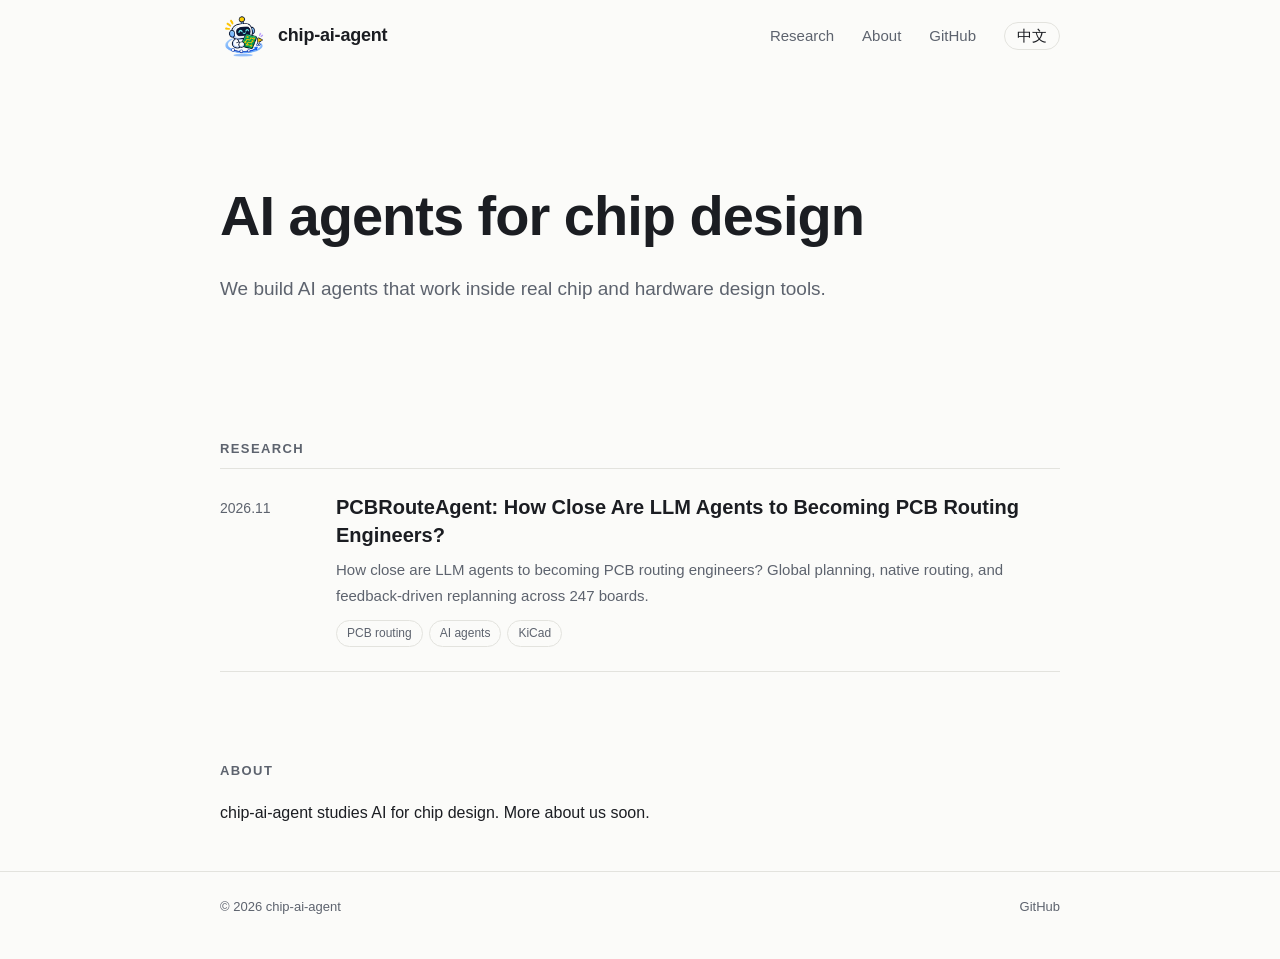
<file: index.html>
<!doctype html>
<html lang="en">
<head>
<meta charset="utf-8">
<meta name="viewport" content="width=device-width, initial-scale=1">
<title>chip-ai-agent · AI agents for chip design</title>
<meta name="description" content="We build AI agents that work inside real chip and hardware design tools.">
<link rel="icon" type="image/png" href="./assets/logo.png?v=circuit-robot">
<link rel="stylesheet" href="./assets/style.css">
</head>
<body>
<header class="topbar"><div class="wrap">
  <a class="brand" href="./"><img class="brand-mark" src="./assets/logo.png" alt="" width="48" height="48">chip-ai-agent</a>
  <nav class="nav">
    <a href="./#research">Research</a>
    <a href="./#about">About</a>
    <a class="gh" href="https://github.com/chip-ai-agent">GitHub</a>
    <a class="lang" href="./zh/">中文</a>
  </nav>
</div></header>
<main class="wrap">
  <div class="hero home">
    <h1>AI agents for chip design</h1>
    <p class="lead">We build AI agents that work inside real chip and hardware design tools.</p>
  </div>
  <section id="research">
    <h2 class="section-title">Research</h2>
    <ul class="posts"><li><a href="research/pcbrouteagent/"><span class="post-date">2026.11</span><span class="post-body"><span class="post-title">PCBRouteAgent: How Close Are LLM Agents to Becoming PCB Routing Engineers?</span><span class="post-desc">How close are LLM agents to becoming PCB routing engineers? Global planning, native routing, and feedback-driven replanning across 247 boards.</span><span class="post-tags"><span>PCB routing</span><span>AI agents</span><span>KiCad</span></span></span></a></li></ul>
  </section>
  <section id="about">
    <h2 class="section-title">About</h2>
    <p class="about">chip-ai-agent studies AI for chip design. More about us soon.</p>
  </section>
</main>
<footer><div class="wrap"><span>© 2026 chip-ai-agent</span><a href="https://github.com/chip-ai-agent">GitHub</a></div></footer>
</body>
</html>
</file>
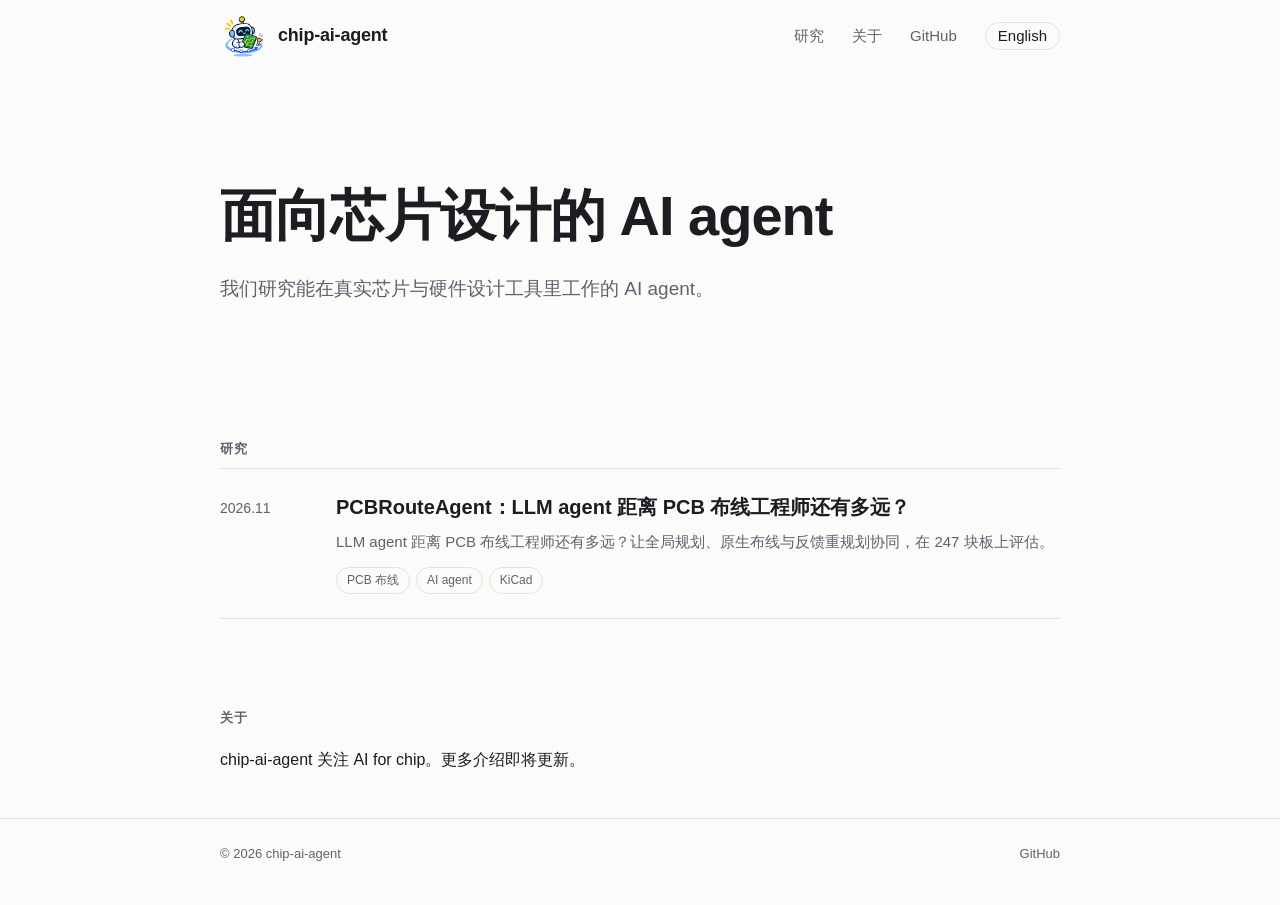
<file: zh/index.html>
<!doctype html>
<html lang="zh-CN">
<head>
<meta charset="utf-8">
<meta name="viewport" content="width=device-width, initial-scale=1">
<title>chip-ai-agent · 面向芯片设计的 AI agent</title>
<meta name="description" content="我们研究能在真实芯片与硬件设计工具里工作的 AI agent。">
<link rel="icon" type="image/png" href="../assets/logo.png?v=circuit-robot">
<link rel="stylesheet" href="../assets/style.css">
</head>
<body>
<header class="topbar"><div class="wrap">
  <a class="brand" href="../zh/"><img class="brand-mark" src="../assets/logo.png" alt="" width="48" height="48">chip-ai-agent</a>
  <nav class="nav">
    <a href="../zh/#research">研究</a>
    <a href="../zh/#about">关于</a>
    <a class="gh" href="https://github.com/chip-ai-agent">GitHub</a>
    <a class="lang" href="../">English</a>
  </nav>
</div></header>
<main class="wrap">
  <div class="hero home">
    <h1>面向芯片设计的 AI agent</h1>
    <p class="lead">我们研究能在真实芯片与硬件设计工具里工作的 AI agent。</p>
  </div>
  <section id="research">
    <h2 class="section-title">研究</h2>
    <ul class="posts"><li><a href="research/pcbrouteagent/"><span class="post-date">2026.11</span><span class="post-body"><span class="post-title">PCBRouteAgent：LLM agent 距离 PCB 布线工程师还有多远？</span><span class="post-desc">LLM agent 距离 PCB 布线工程师还有多远？让全局规划、原生布线与反馈重规划协同，在 247 块板上评估。</span><span class="post-tags"><span>PCB 布线</span><span>AI agent</span><span>KiCad</span></span></span></a></li></ul>
  </section>
  <section id="about">
    <h2 class="section-title">关于</h2>
    <p class="about">chip-ai-agent 关注 AI for chip。更多介绍即将更新。</p>
  </section>
</main>
<footer><div class="wrap"><span>© 2026 chip-ai-agent</span><a href="https://github.com/chip-ai-agent">GitHub</a></div></footer>
</body>
</html>
</file>
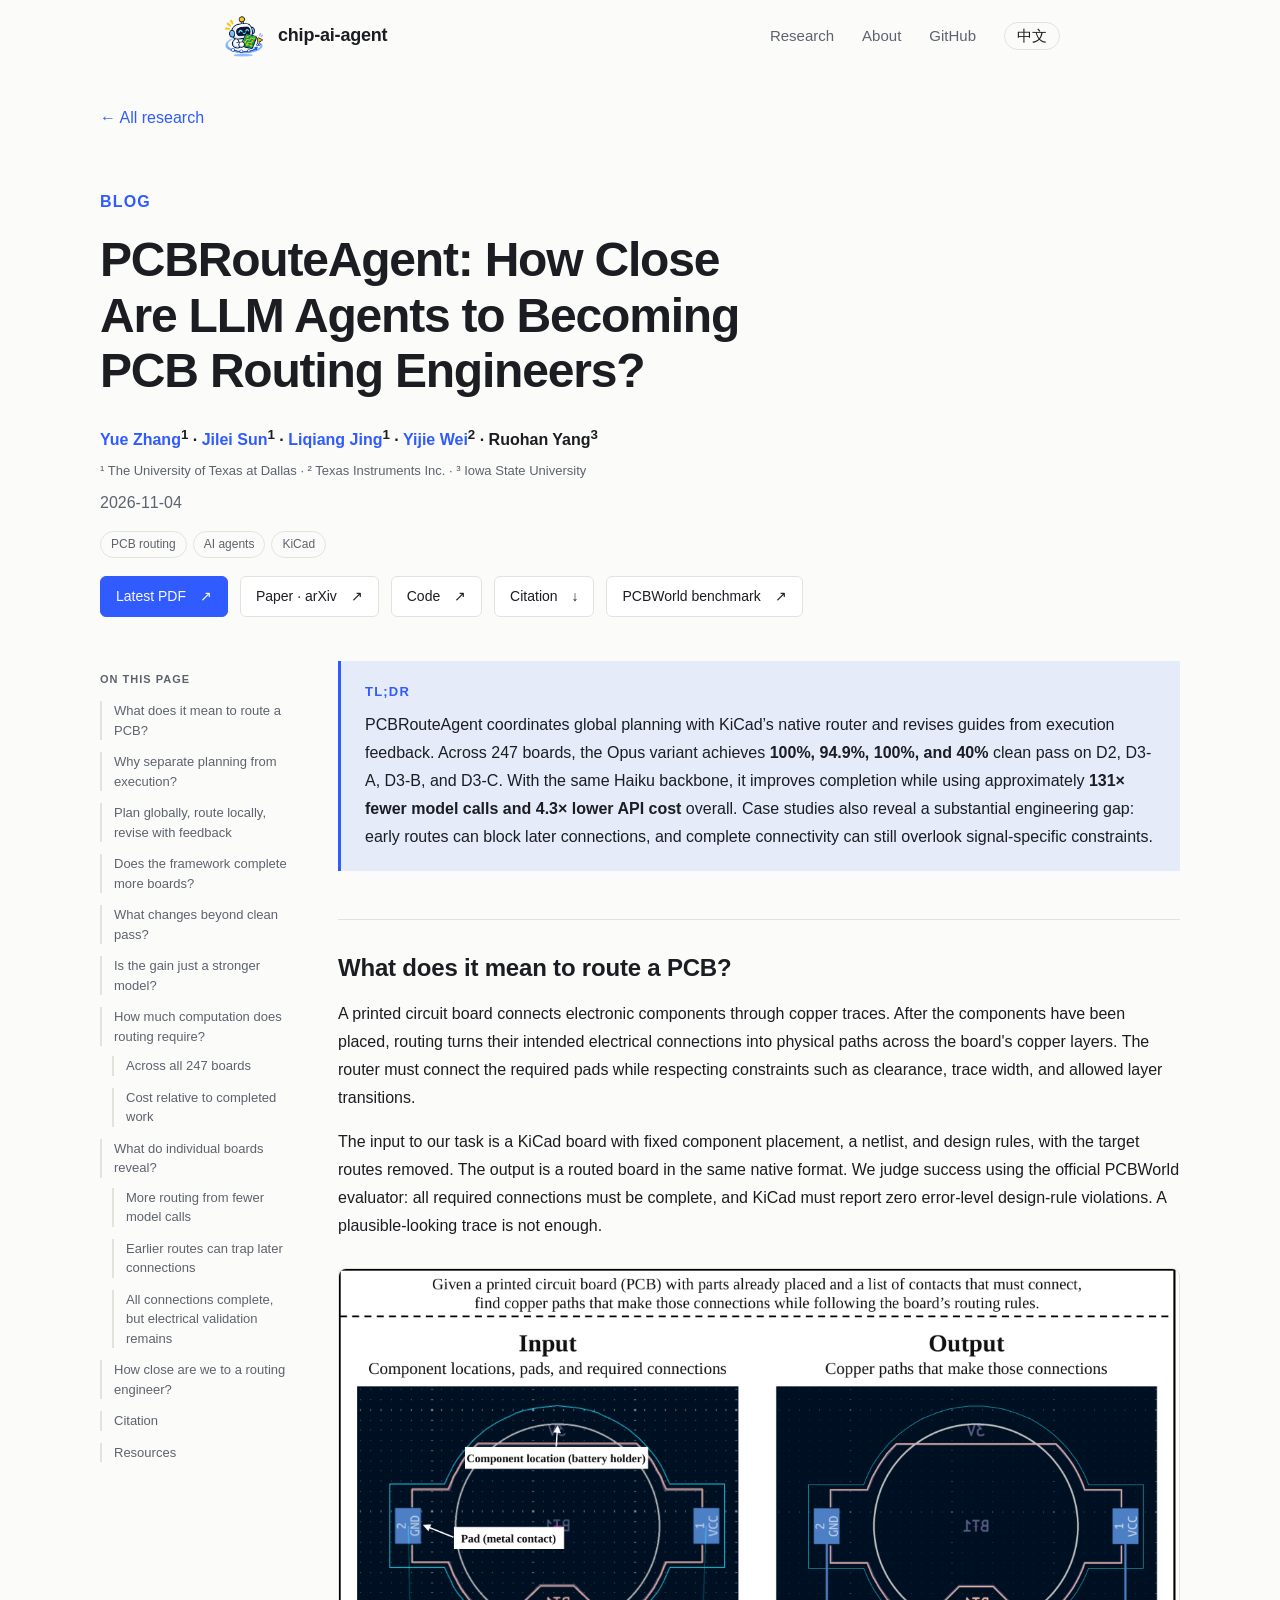
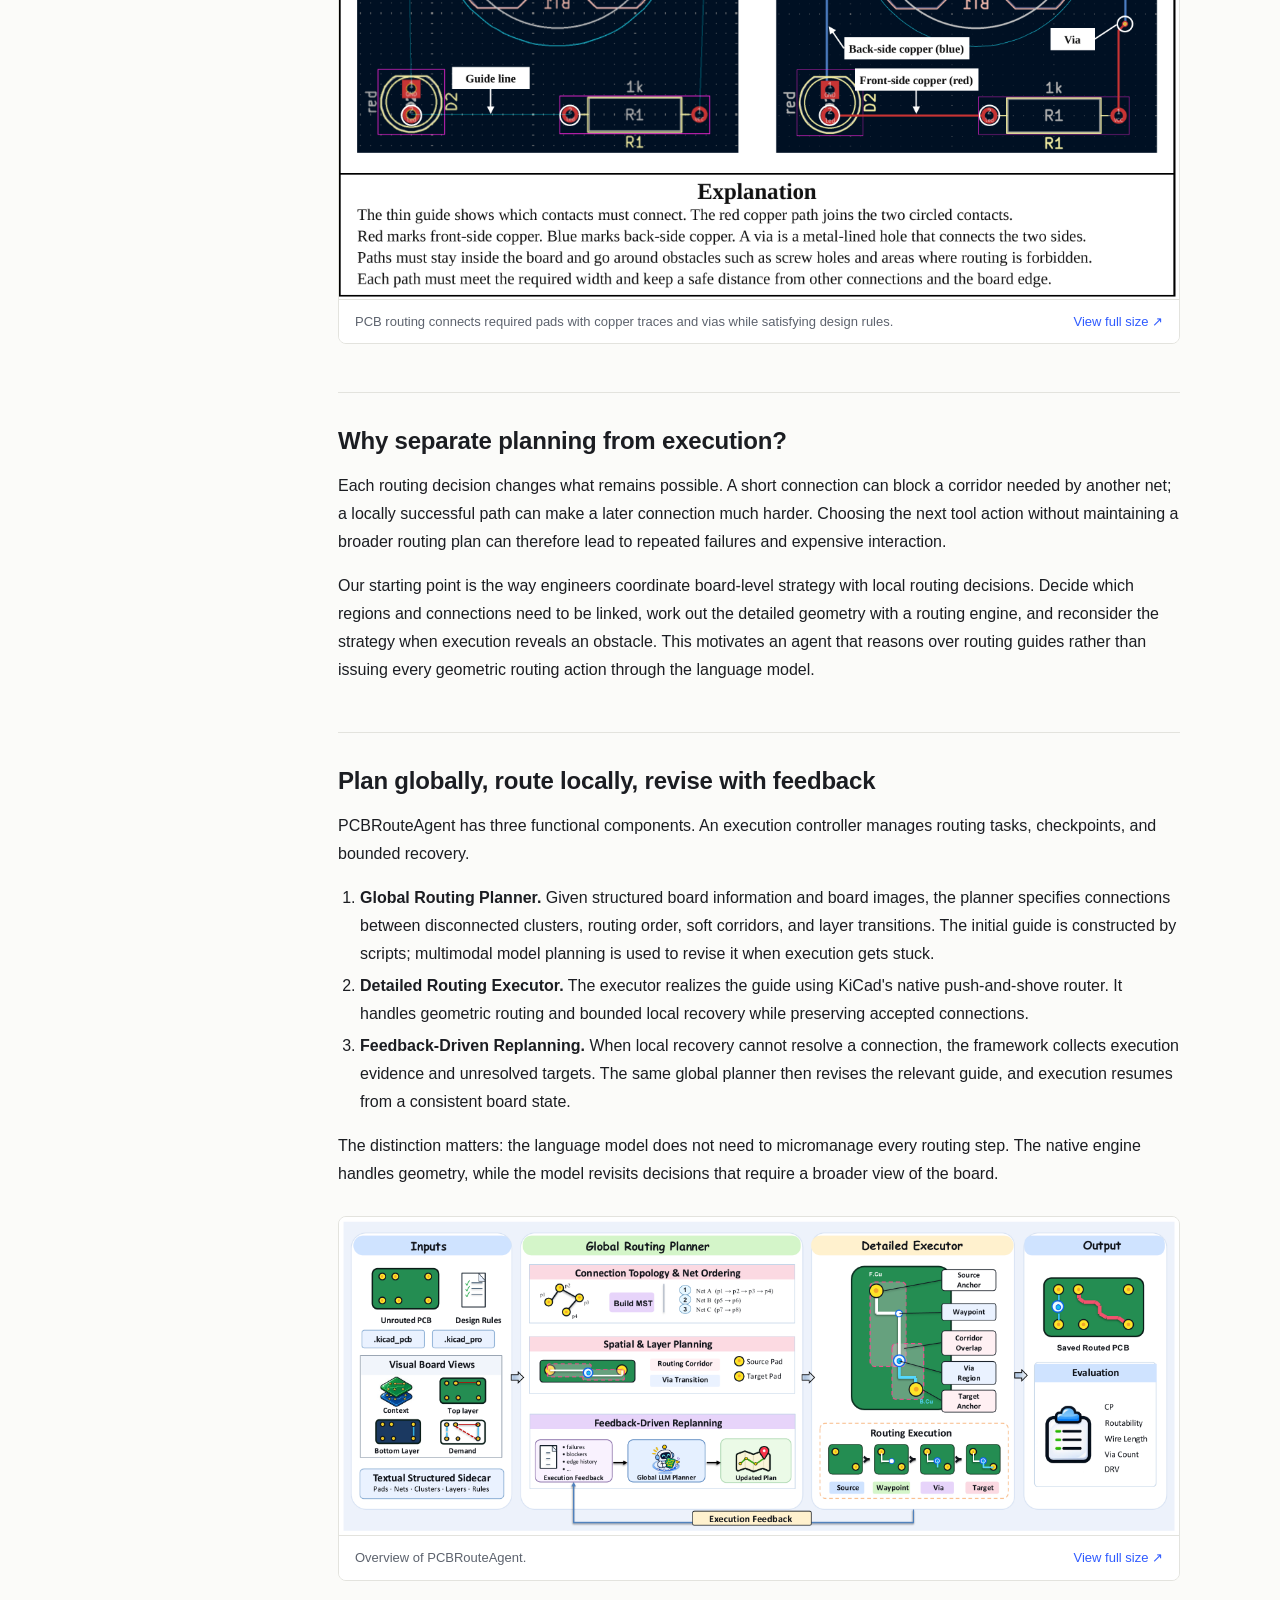
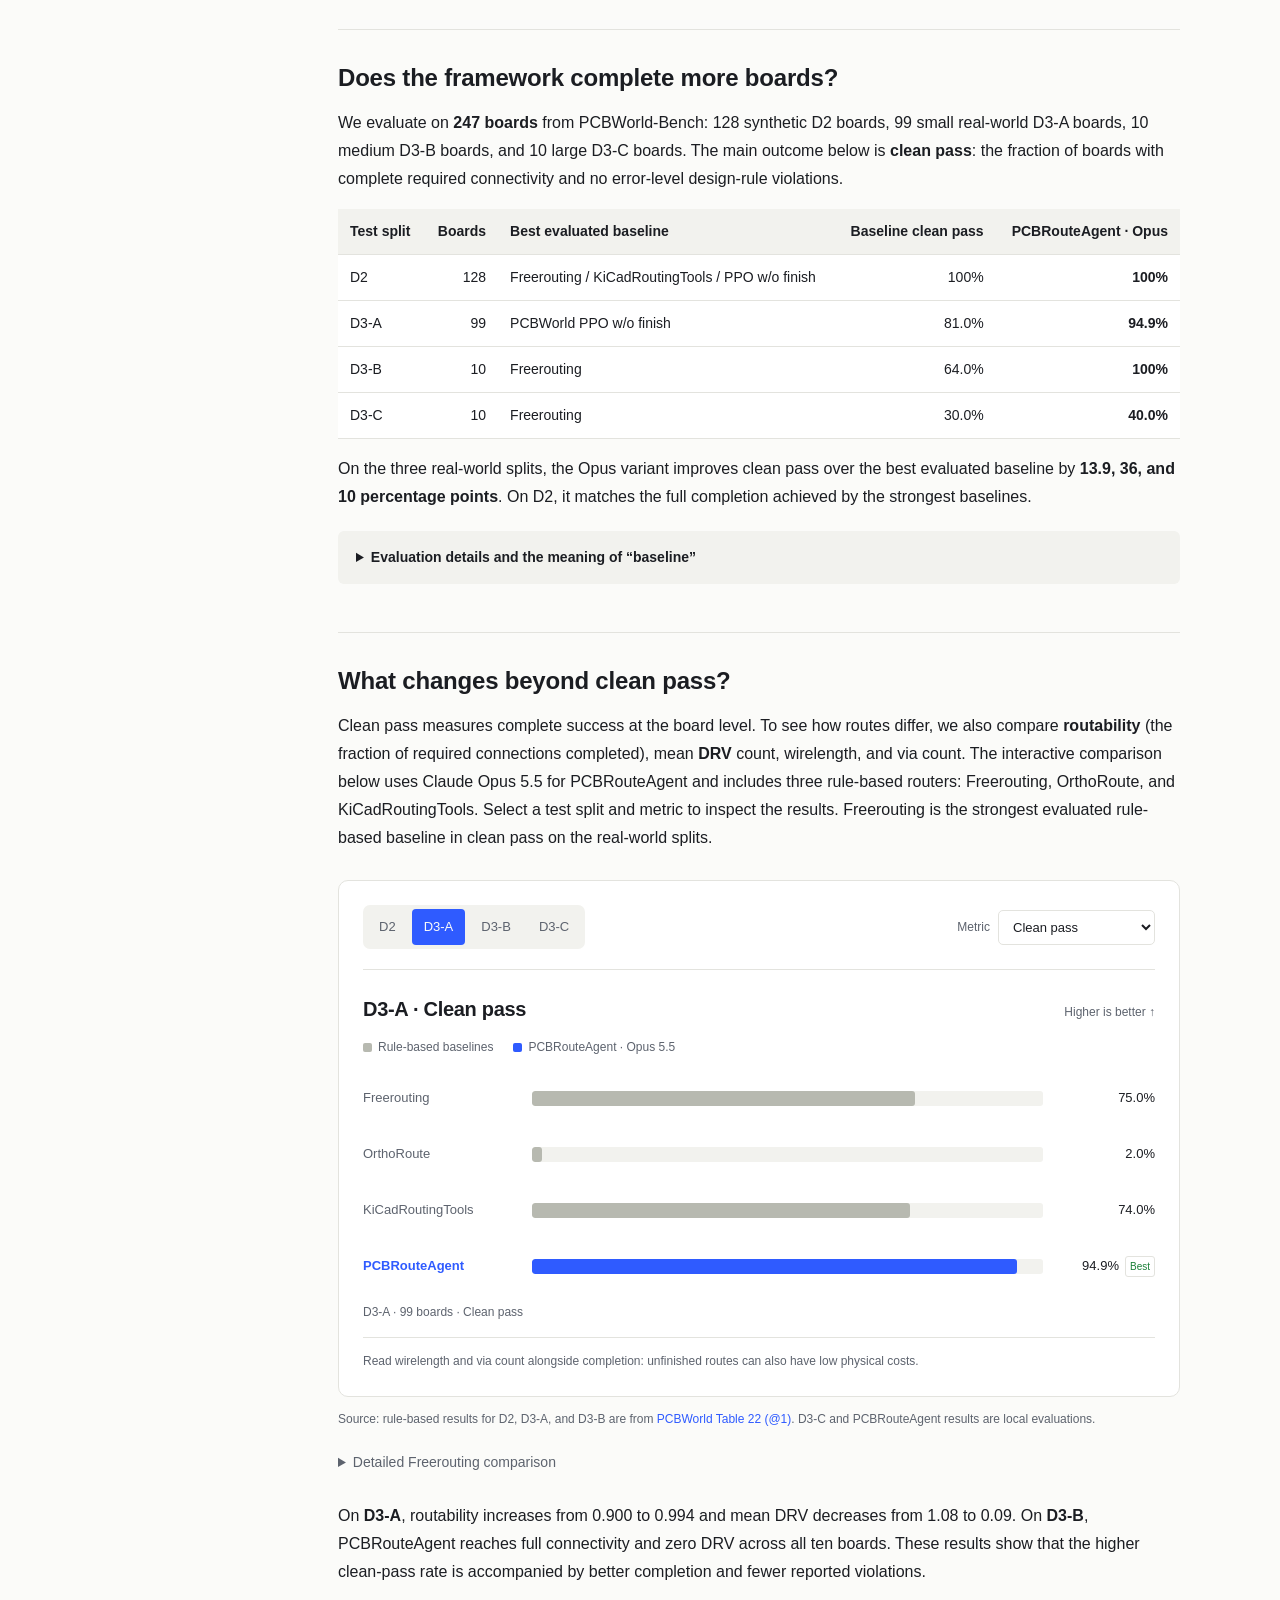
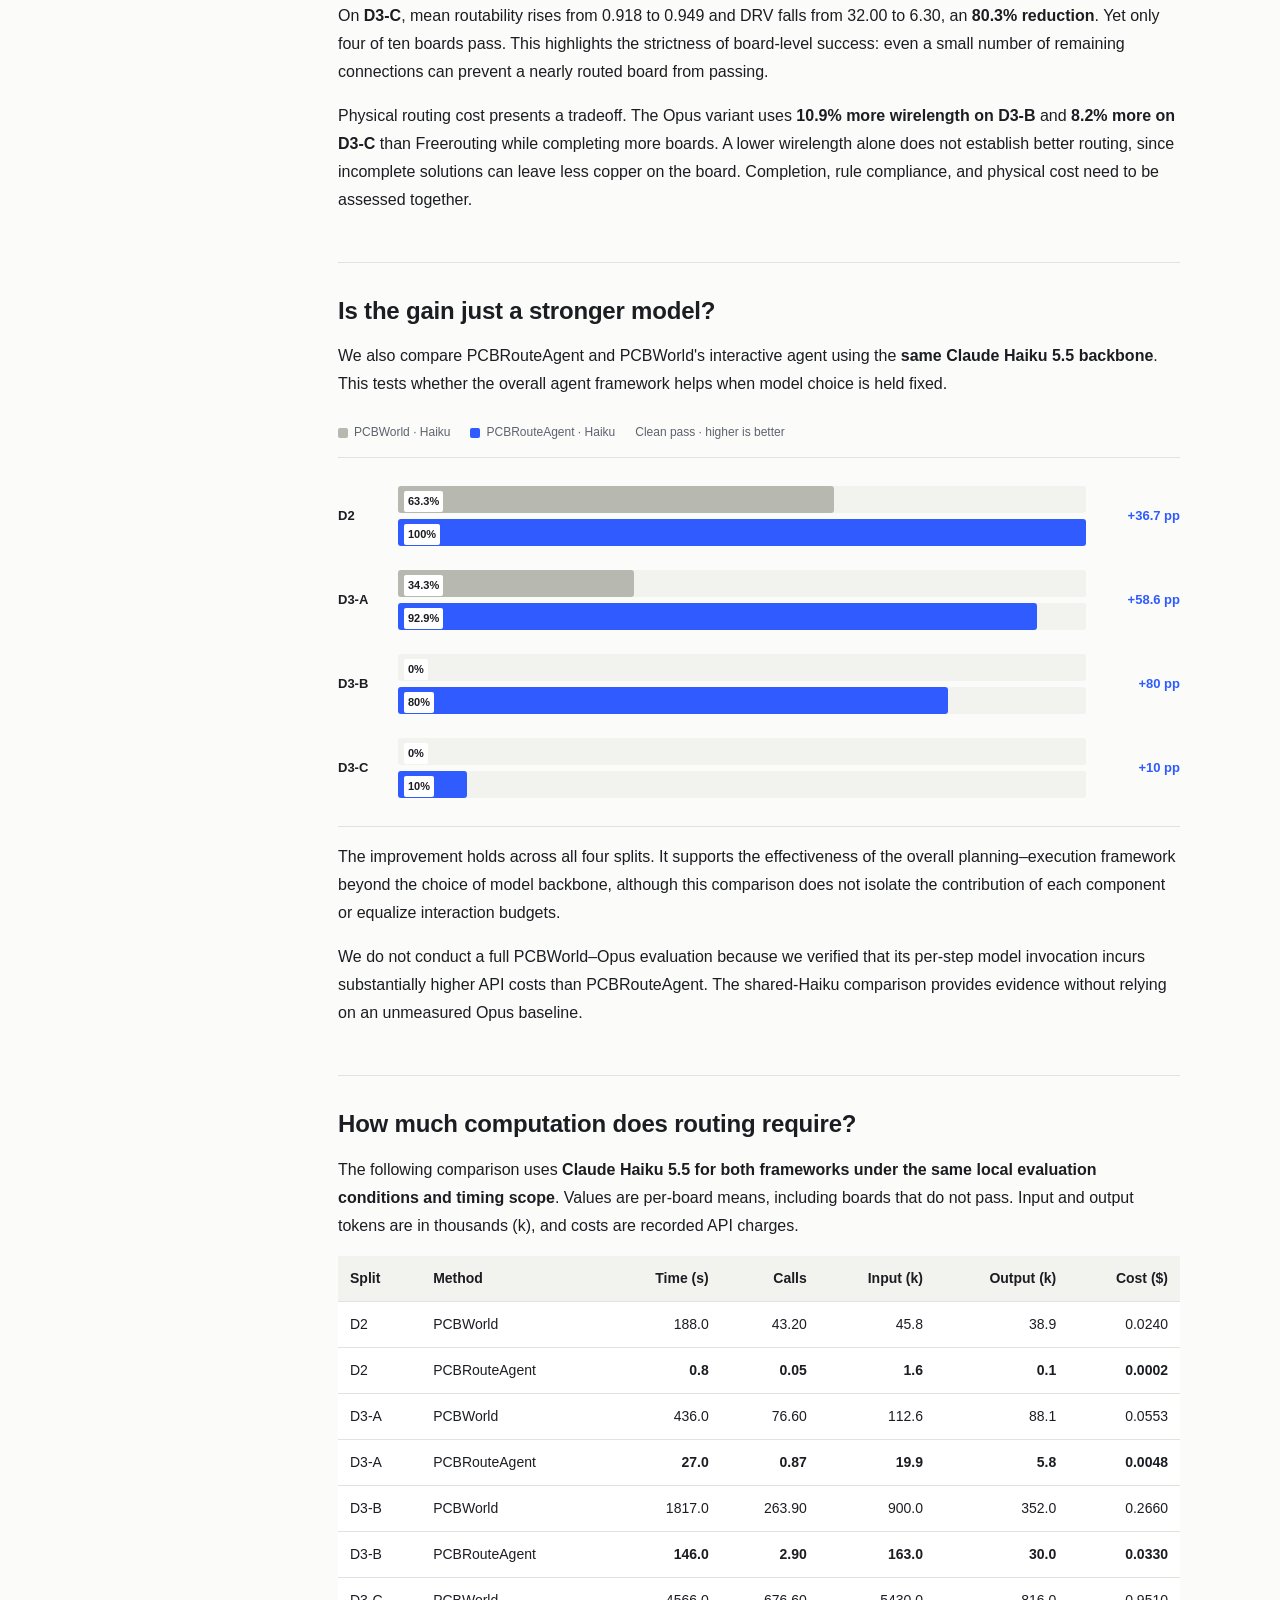
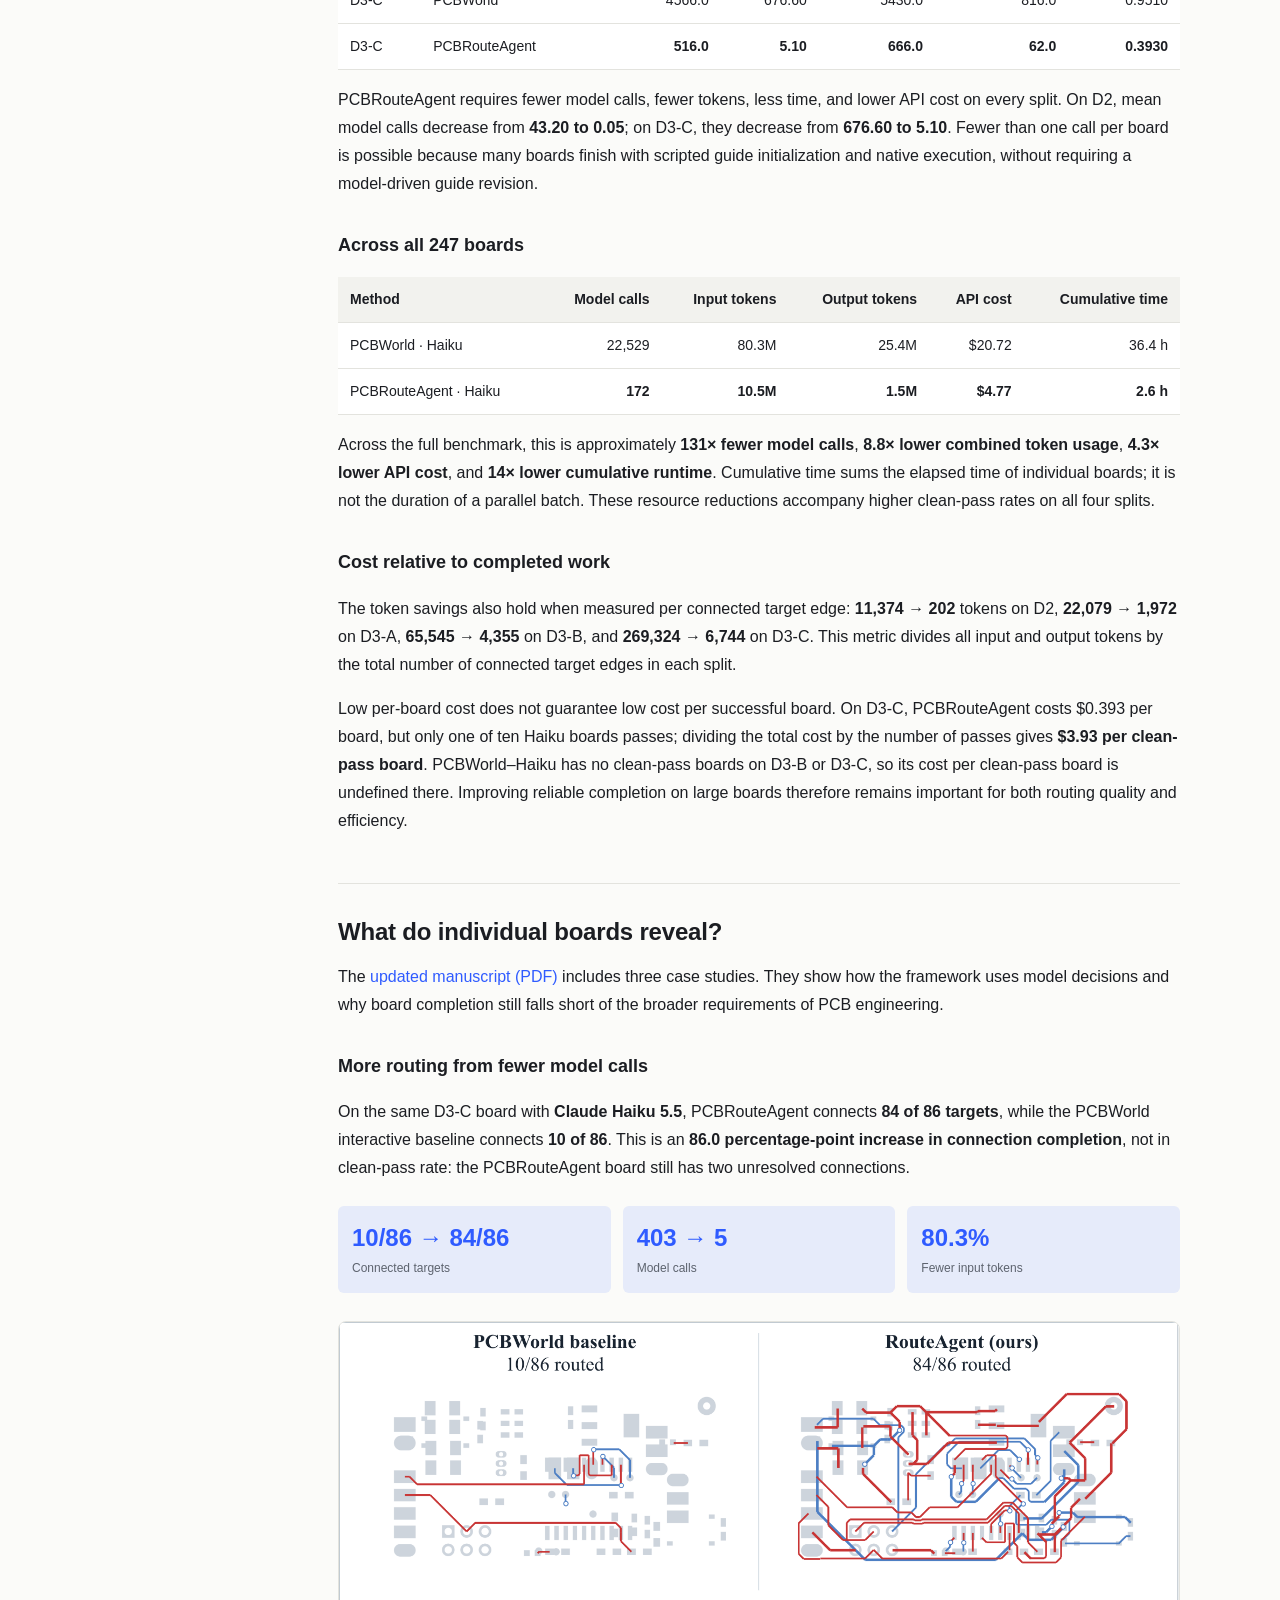
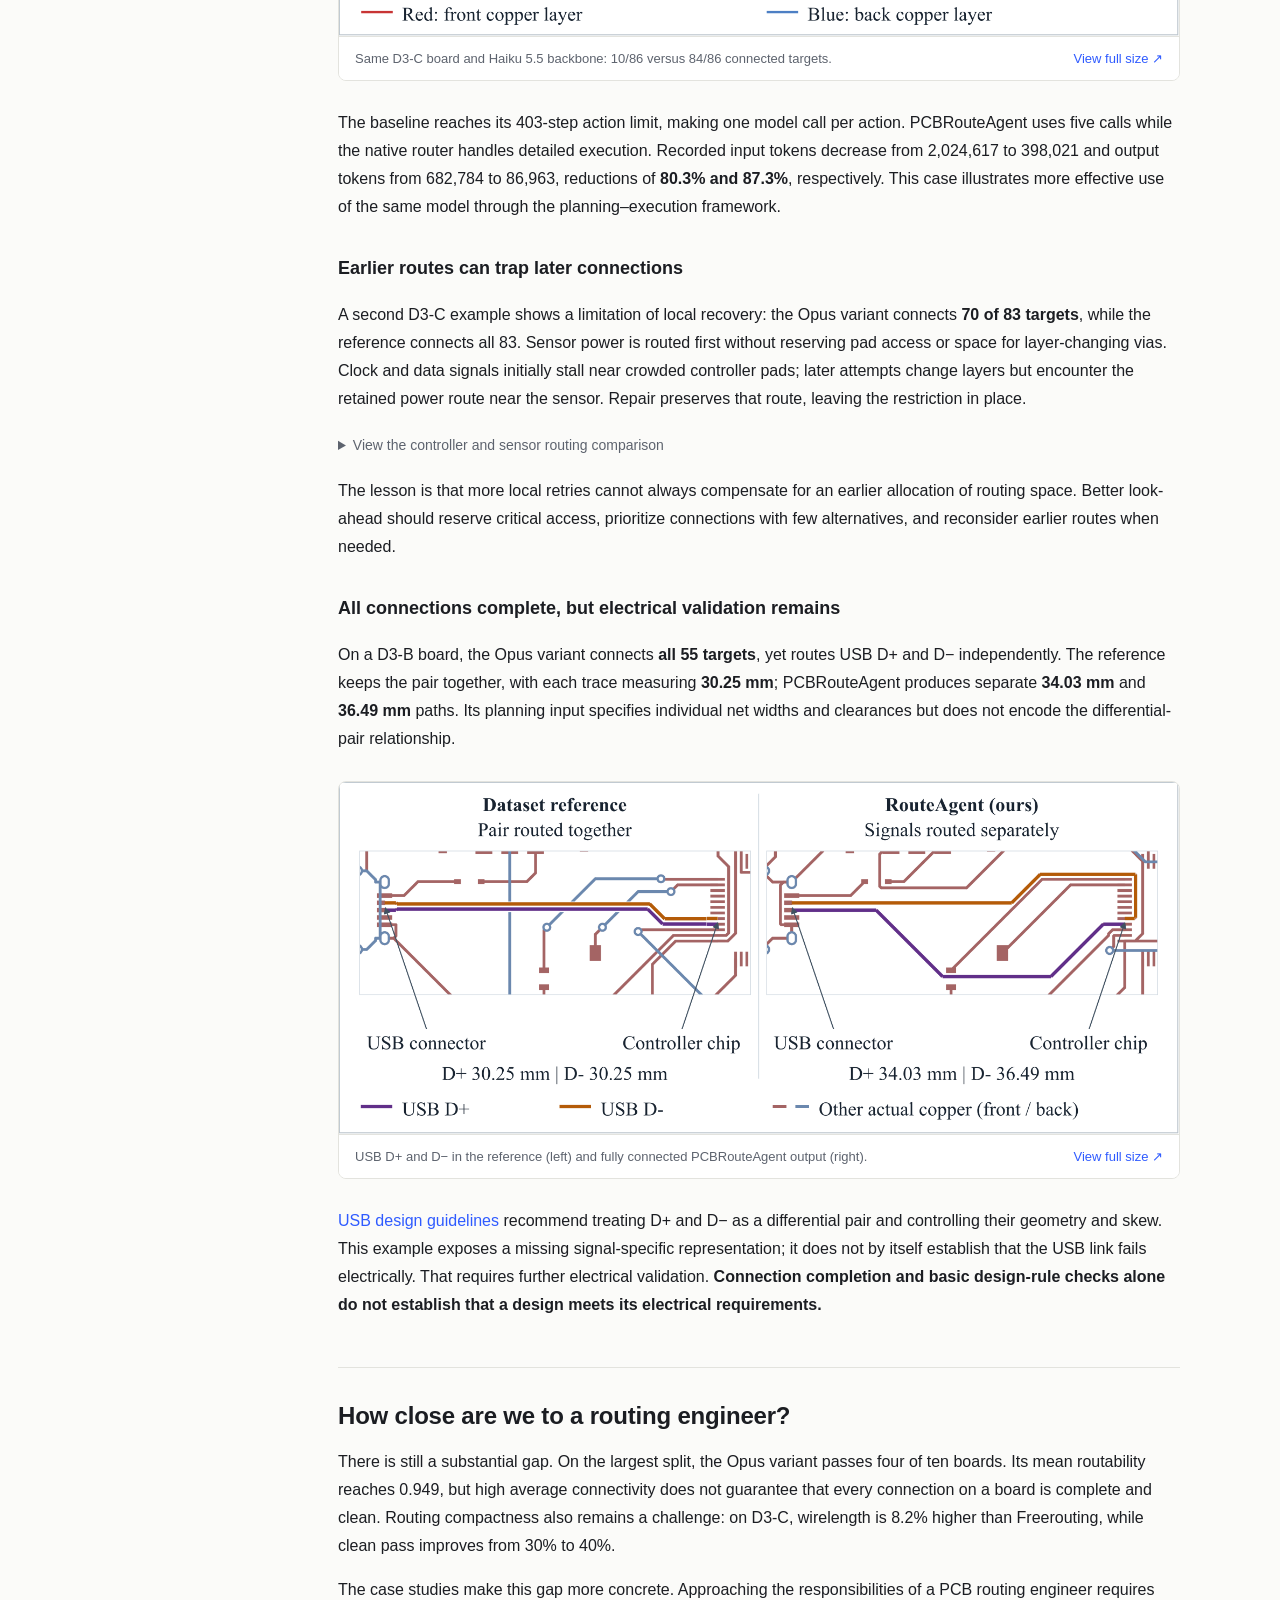
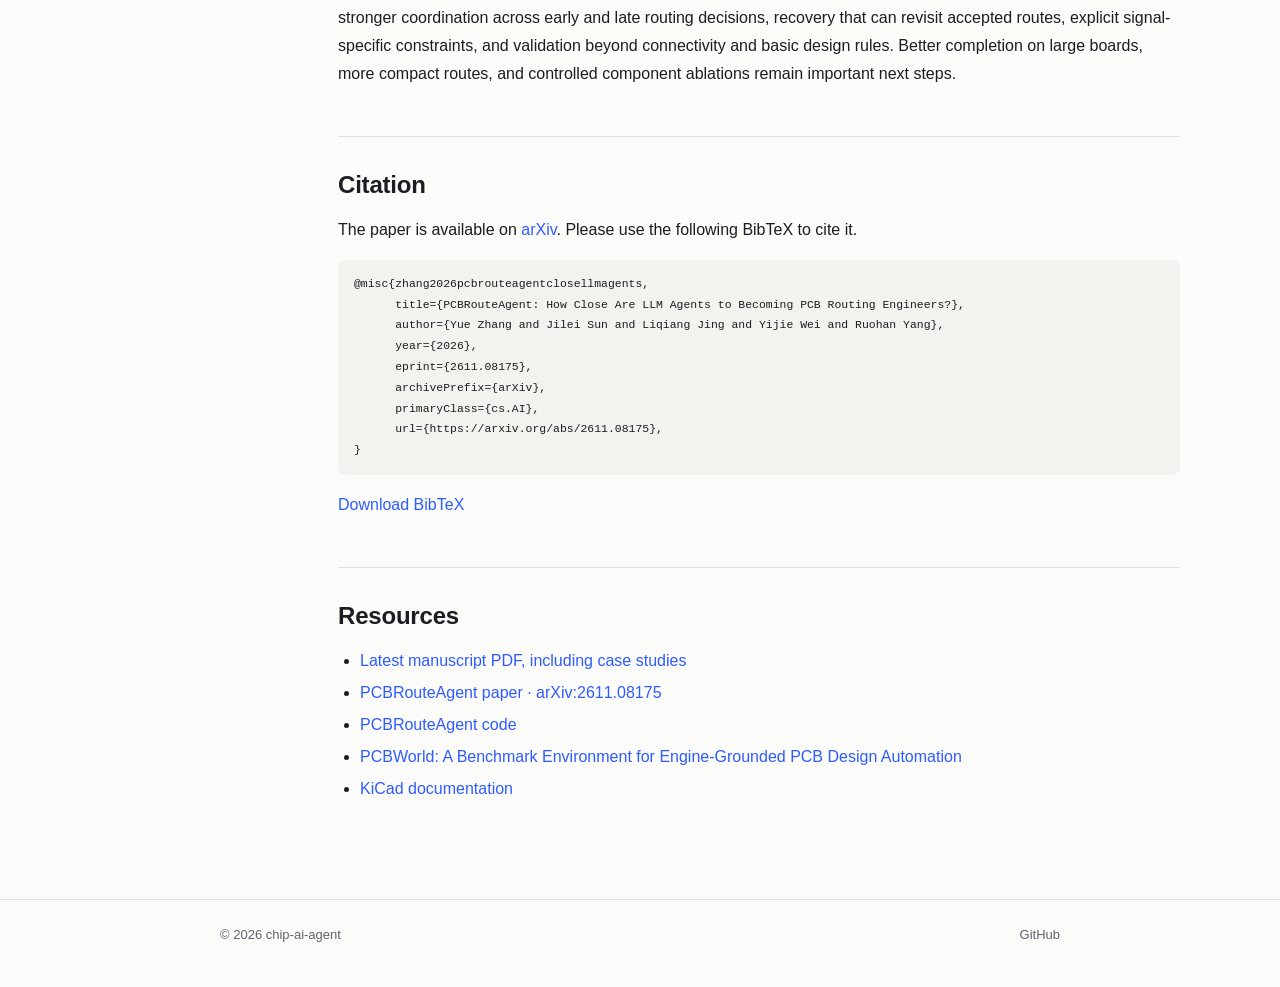
<file: research/pcbrouteagent/index.html>
<!doctype html>
<html lang="en">
<head>
<meta charset="utf-8">
<meta name="viewport" content="width=device-width, initial-scale=1">
<title>PCBRouteAgent: How Close Are LLM Agents to Becoming PCB Routing Engineers? · chip-ai-agent</title>
<meta name="description" content="How close are LLM agents to becoming PCB routing engineers? Global planning, native routing, and feedback-driven replanning across 247 boards.">
<link rel="icon" type="image/png" href="../../assets/logo.png?v=circuit-robot">
<link rel="stylesheet" href="../../assets/style.css">
</head>
<body>
<header class="topbar"><div class="wrap">
  <a class="brand" href="../../"><img class="brand-mark" src="../../assets/logo.png" alt="" width="48" height="48">chip-ai-agent</a>
  <nav class="nav">
    <a href="../../#research">Research</a>
    <a href="../../#about">About</a>
    <a class="gh" href="https://github.com/chip-ai-agent">GitHub</a>
    <a class="lang" href="../../zh/research/pcbrouteagent/">中文</a>
  </nav>
</div></header>
<main class="wrap doc research-article">
  <p class="back"><a href="../../#research">← All research</a></p>
  <header class="research-header">
  <p class="eyebrow">Blog</p>
  <h1>PCBRouteAgent: How Close Are LLM Agents to Becoming PCB Routing Engineers?</h1>
  <p class="research-authors"><a href="https://skywalkerzhang.github.io/">Yue Zhang</a><sup>1</sup> · <a href="https://www.linkedin.com/in/jilei-sun-086326289">Jilei Sun</a><sup>1</sup> · <a href="https://liqiangjing.github.io/">Liqiang Jing</a><sup>1</sup> · <a href="https://www.linkedin.com/in/yijie-wei-4b335814a">Yijie Wei</a><sup>2</sup> · Ruohan Yang<sup>3</sup></p><p class="research-affiliations">¹ The University of Texas at Dallas · ² Texas Instruments Inc. · ³ Iowa State University</p>

  <p class="meta"><time datetime="2026-11-04">2026-11-04</time></p>
  <div class="post-tags"><span>PCB routing</span><span>AI agents</span><span>KiCad</span></div>
  <div class="research-links"><a href="/assets/research/pcbrouteagent/PCBRouteAgent.pdf?v=e050a9e">Latest PDF<span aria-hidden="true"> ↗</span></a><a href="https://arxiv.org/abs/2611.08175">Paper · arXiv<span aria-hidden="true"> ↗</span></a><a href="https://github.com/chip-ai-agent/PCBRouteAgent">Code<span aria-hidden="true"> ↗</span></a><a href="#citation">Citation<span aria-hidden="true"> ↓</span></a><a href="https://arxiv.org/abs/2607.05915">PCBWorld benchmark<span aria-hidden="true"> ↗</span></a></div>
  </header>
  <div class="article-layout">
  <aside class="article-toc" aria-label="On this page"><p>On this page</p><div class="toc">
<ul>
<li><a href="#what-does-it-mean-to-route-a-pcb">What does it mean to route a PCB?</a></li>
<li><a href="#why-separate-planning-from-execution">Why separate planning from execution?</a></li>
<li><a href="#plan-globally-route-locally-revise-with-feedback">Plan globally, route locally, revise with feedback</a></li>
<li><a href="#does-the-framework-complete-more-boards">Does the framework complete more boards?</a></li>
<li><a href="#what-changes-beyond-clean-pass">What changes beyond clean pass?</a></li>
<li><a href="#is-the-gain-just-a-stronger-model">Is the gain just a stronger model?</a></li>
<li><a href="#how-much-computation-does-routing-require">How much computation does routing require?</a><ul>
<li><a href="#across-all-247-boards">Across all 247 boards</a></li>
<li><a href="#cost-relative-to-completed-work">Cost relative to completed work</a></li>
</ul>
</li>
<li><a href="#what-do-individual-boards-reveal">What do individual boards reveal?</a><ul>
<li><a href="#more-routing-from-fewer-model-calls">More routing from fewer model calls</a></li>
<li><a href="#earlier-routes-can-trap-later-connections">Earlier routes can trap later connections</a></li>
<li><a href="#all-connections-complete-but-electrical-validation-remains">All connections complete, but electrical validation remains</a></li>
</ul>
</li>
<li><a href="#how-close-are-we-to-a-routing-engineer">How close are we to a routing engineer?</a></li>
<li><a href="#citation">Citation</a></li>
<li><a href="#resources">Resources</a></li>
</ul>
</div>
</aside>
  <article class="article-body">
  <div class="research-tldr"><span class="eyebrow">TL;DR</span><p>PCBRouteAgent coordinates global planning with KiCad’s native router and revises guides from execution feedback. Across 247 boards, the Opus variant achieves <strong>100%, 94.9%, 100%, and 40%</strong> clean pass on D2, D3-A, D3-B, and D3-C. With the same Haiku backbone, it improves completion while using approximately <strong>131× fewer model calls and 4.3× lower API cost</strong> overall. Case studies also reveal a substantial engineering gap: early routes can block later connections, and complete connectivity can still overlook signal-specific constraints.</p></div>

<h2 id="what-does-it-mean-to-route-a-pcb">What does it mean to route a PCB?</h2>
<p>A printed circuit board connects electronic components through copper traces. After the components have been placed, routing turns their intended electrical connections into physical paths across the board's copper layers. The router must connect the required pads while respecting constraints such as clearance, trace width, and allowed layer transitions.</p>
<p>The input to our task is a KiCad board with fixed component placement, a netlist, and design rules, with the target routes removed. The output is a routed board in the same native format. We judge success using the official PCBWorld evaluator: all required connections must be complete, and KiCad must report zero error-level design-rule violations. A plausible-looking trace is not enough.</p>
<figure class="article-figure"><a class="figure-link" href="/assets/research/pcbrouteagent/task.png" aria-label="View full size"><img src="/assets/research/pcbrouteagent/task.png" alt="PCB routing input with fixed components and required connections, and output with copper traces and a via." width="2400" height="1800" loading="lazy" decoding="async"></a><figcaption><span>PCB routing connects required pads with copper traces and vias while satisfying design rules.</span><a href="/assets/research/pcbrouteagent/task.png">View full size ↗</a></figcaption></figure>

<h2 id="why-separate-planning-from-execution">Why separate planning from execution?</h2>
<p>Each routing decision changes what remains possible. A short connection can block a corridor needed by another net; a locally successful path can make a later connection much harder. Choosing the next tool action without maintaining a broader routing plan can therefore lead to repeated failures and expensive interaction.</p>
<p>Our starting point is the way engineers coordinate board-level strategy with local routing decisions. Decide which regions and connections need to be linked, work out the detailed geometry with a routing engine, and reconsider the strategy when execution reveals an obstacle. This motivates an agent that reasons over routing guides rather than issuing every geometric routing action through the language model.</p>
<h2 id="plan-globally-route-locally-revise-with-feedback">Plan globally, route locally, revise with feedback</h2>
<p>PCBRouteAgent has three functional components. An execution controller manages routing tasks, checkpoints, and bounded recovery.</p>
<ol>
<li><strong>Global Routing Planner.</strong> Given structured board information and board images, the planner specifies connections between disconnected clusters, routing order, soft corridors, and layer transitions. The initial guide is constructed by scripts; multimodal model planning is used to revise it when execution gets stuck.</li>
<li><strong>Detailed Routing Executor.</strong> The executor realizes the guide using KiCad's native push-and-shove router. It handles geometric routing and bounded local recovery while preserving accepted connections.</li>
<li><strong>Feedback-Driven Replanning.</strong> When local recovery cannot resolve a connection, the framework collects execution evidence and unresolved targets. The same global planner then revises the relevant guide, and execution resumes from a consistent board state.</li>
</ol>
<p>The distinction matters: the language model does not need to micromanage every routing step. The native engine handles geometry, while the model revisits decisions that require a broader view of the board.</p>
<figure class="article-figure"><a class="figure-link" href="/assets/research/pcbrouteagent/framework.png?v=6c9a9b8" aria-label="View full size"><img src="/assets/research/pcbrouteagent/framework.png?v=6c9a9b8" alt="Overview of PCBRouteAgent, showing global routing planning, guided execution, and feedback-driven replanning." width="2600" height="984" loading="lazy" decoding="async"></a><figcaption><span>Overview of PCBRouteAgent.</span><a href="/assets/research/pcbrouteagent/framework.png?v=6c9a9b8">View full size ↗</a></figcaption></figure>

<h2 id="does-the-framework-complete-more-boards">Does the framework complete more boards?</h2>
<p>We evaluate on <strong>247 boards</strong> from PCBWorld-Bench: 128 synthetic D2 boards, 99 small real-world D3-A boards, 10 medium D3-B boards, and 10 large D3-C boards. The main outcome below is <strong>clean pass</strong>: the fraction of boards with complete required connectivity and no error-level design-rule violations.</p>
<div class="table-scroll"><table>
<thead>
<tr>
<th style="text-align: left;">Test split</th>
<th style="text-align: right;">Boards</th>
<th style="text-align: left;">Best evaluated baseline</th>
<th style="text-align: right;">Baseline clean pass</th>
<th style="text-align: right;">PCBRouteAgent · Opus</th>
</tr>
</thead>
<tbody>
<tr>
<td style="text-align: left;">D2</td>
<td style="text-align: right;">128</td>
<td style="text-align: left;">Freerouting / KiCadRoutingTools / PPO w/o finish</td>
<td style="text-align: right;">100%</td>
<td style="text-align: right;"><strong>100%</strong></td>
</tr>
<tr>
<td style="text-align: left;">D3-A</td>
<td style="text-align: right;">99</td>
<td style="text-align: left;">PCBWorld PPO w/o finish</td>
<td style="text-align: right;">81.0%</td>
<td style="text-align: right;"><strong>94.9%</strong></td>
</tr>
<tr>
<td style="text-align: left;">D3-B</td>
<td style="text-align: right;">10</td>
<td style="text-align: left;">Freerouting</td>
<td style="text-align: right;">64.0%</td>
<td style="text-align: right;"><strong>100%</strong></td>
</tr>
<tr>
<td style="text-align: left;">D3-C</td>
<td style="text-align: right;">10</td>
<td style="text-align: left;">Freerouting</td>
<td style="text-align: right;">30.0%</td>
<td style="text-align: right;"><strong>40.0%</strong></td>
</tr>
</tbody>
</table></div>
<p>On the three real-world splits, the Opus variant improves clean pass over the best evaluated baseline by <strong>13.9, 36, and 10 percentage points</strong>. On D2, it matches the full completion achieved by the strongest baselines.</p>
<details class="evaluation-note"><summary>Evaluation details and the meaning of “baseline”</summary><p>D2, D3-A, and D3-B published baseline values follow <a href="https://arxiv.org/html/2607.05915v4#A12.T22">PCBWorld Table 22 (@1)</a>; the Haiku interactive baseline and all D3-C results are evaluated locally. D3-B PCBRouteAgent results include retries of unscored model-response failures and angle repair. “Best evaluated baseline” excludes Reference, which scores the retained original routed designs rather than running an automatic router. Published baseline means can reflect a different aggregation from our single scored board per instance.</p></details>

<h2 id="what-changes-beyond-clean-pass">What changes beyond clean pass?</h2>
<p>Clean pass measures complete success at the board level. To see how routes differ, we also compare <strong>routability</strong> (the fraction of required connections completed), mean <strong>DRV</strong> count, wirelength, and via count. The interactive comparison below uses Claude Opus 5.5 for PCBRouteAgent and includes three rule-based routers: Freerouting, OrthoRoute, and KiCadRoutingTools. Select a test split and metric to inspect the results. Freerouting is the strongest evaluated rule-based baseline in clean pass on the real-world splits.</p>
<div class="routing-explorer" data-language="en">
<div class="explorer-toolbar"><div class="explorer-splits" role="group" aria-label="Test split"><button type="button" data-split="D2" aria-pressed="false">D2</button><button type="button" data-split="D3-A" aria-pressed="true">D3-A</button><button type="button" data-split="D3-B" aria-pressed="false">D3-B</button><button type="button" data-split="D3-C" aria-pressed="false">D3-C</button></div><label class="explorer-metric">Metric<select><option value="cp">Clean pass</option><option value="rout">Routability</option><option value="drv">DRV</option><option value="wirelength">Wirelength (mm)</option><option value="vias">Via count</option></select></label></div>
<div class="explorer-heading"><strong class="explorer-title">D3-A · Clean pass</strong><span class="explorer-direction">Higher is better</span></div>
<div class="explorer-legend"><span><i class="baseline-key"></i>Rule-based baselines</span><span><i class="ours-key"></i>PCBRouteAgent · Opus 5.5</span></div>
<div class="explorer-bars" role="img" aria-label="Routing results comparison"></div>
<p class="explorer-status" role="status" aria-live="polite"></p>
<p class="explorer-caveat">Read wirelength and via count alongside completion: unfinished routes can also have low physical costs.</p>
<script type="application/json" class="routing-chart-data">{"splits": {"D2": {"boards": 128, "methods": [{"key": "freerouting", "name": "Freerouting", "cp": 1.0, "rout": 1.0, "drv": 0.0, "wirelength": 409.8, "vias": 2.48}, {"key": "orthoroute", "name": "OrthoRoute", "cp": 0.01, "rout": 0.34, "drv": 8.54, "wirelength": 323.4, "vias": 11.3}, {"key": "krt", "name": "KiCadRoutingTools", "cp": 1.0, "rout": 1.0, "drv": 0.0, "wirelength": 373.9, "vias": 8.09}, {"key": "ours", "name": "PCBRouteAgent", "cp": 1.0, "rout": 1.0, "drv": 0.0, "wirelength": 392.5, "vias": 1.99}]}, "D3-A": {"boards": 99, "methods": [{"key": "freerouting", "name": "Freerouting", "cp": 0.75, "rout": 0.9, "drv": 1.08, "wirelength": 156.6, "vias": 0.86}, {"key": "orthoroute", "name": "OrthoRoute", "cp": 0.02, "rout": 0.53, "drv": 99.7, "wirelength": 129.8, "vias": 26.97}, {"key": "krt", "name": "KiCadRoutingTools", "cp": 0.74, "rout": 0.94, "drv": 2.38, "wirelength": 142.8, "vias": 3.69}, {"key": "ours", "name": "PCBRouteAgent", "cp": 0.949, "rout": 0.994, "drv": 0.09, "wirelength": 165.5, "vias": 0.79}]}, "D3-B": {"boards": 10, "methods": [{"key": "freerouting", "name": "Freerouting", "cp": 0.64, "rout": 0.99, "drv": 11.94, "wirelength": 533.5, "vias": 3.88}, {"key": "orthoroute", "name": "OrthoRoute", "cp": 0.0, "rout": 0.44, "drv": 188.2, "wirelength": 370.0, "vias": 39.8}, {"key": "krt", "name": "KiCadRoutingTools", "cp": 0.2, "rout": 0.86, "drv": 44.7, "wirelength": 472.3, "vias": 11.8}, {"key": "ours", "name": "PCBRouteAgent", "cp": 1.0, "rout": 1.0, "drv": 0.0, "wirelength": 591.6, "vias": 4.0}]}, "D3-C": {"boards": 10, "methods": [{"key": "freerouting", "name": "Freerouting", "cp": 0.3, "rout": 0.918, "drv": 32.0, "wirelength": 1304.0, "vias": 21.4}, {"key": "orthoroute", "name": "OrthoRoute", "cp": 0.0, "rout": 0.063, "drv": 139.9, "wirelength": 80.0, "vias": 17.8}, {"key": "krt", "name": "KiCadRoutingTools", "cp": 0.0, "rout": 0.778, "drv": 30.5, "wirelength": 1086.0, "vias": 57.4}, {"key": "ours", "name": "PCBRouteAgent", "cp": 0.4, "rout": 0.949, "drv": 6.3, "wirelength": 1410.5, "vias": 21.3}]}}}</script>
</div>

<p class="chart-source">Source: rule-based results for D2, D3-A, and D3-B are from <a href="https://arxiv.org/html/2607.05915v4#A12.T22">PCBWorld Table 22 (@1)</a>. D3-C and PCBRouteAgent results are local evaluations.</p>

<details class="routing-details"><summary>Detailed Freerouting comparison</summary>
<div class="table-scroll"><table>
<thead>
<tr>
<th style="text-align: left;">Split</th>
<th style="text-align: left;">Method</th>
<th style="text-align: right;">Rout. ↑</th>
<th style="text-align: right;">DRV ↓</th>
<th style="text-align: right;">Wirelength (mm) ↓</th>
<th style="text-align: right;">Vias ↓</th>
</tr>
</thead>
<tbody>
<tr>
<td style="text-align: left;">D2</td>
<td style="text-align: left;">Freerouting</td>
<td style="text-align: right;"><strong>1.000</strong></td>
<td style="text-align: right;"><strong>0.00</strong></td>
<td style="text-align: right;">409.8</td>
<td style="text-align: right;">2.48</td>
</tr>
<tr>
<td style="text-align: left;">D2</td>
<td style="text-align: left;">PCBRouteAgent · Opus</td>
<td style="text-align: right;"><strong>1.000</strong></td>
<td style="text-align: right;"><strong>0.00</strong></td>
<td style="text-align: right;"><strong>392.5</strong></td>
<td style="text-align: right;"><strong>1.99</strong></td>
</tr>
<tr>
<td style="text-align: left;">D3-A</td>
<td style="text-align: left;">Freerouting</td>
<td style="text-align: right;">0.900</td>
<td style="text-align: right;">1.08</td>
<td style="text-align: right;"><strong>156.6</strong></td>
<td style="text-align: right;">0.86</td>
</tr>
<tr>
<td style="text-align: left;">D3-A</td>
<td style="text-align: left;">PCBRouteAgent · Opus</td>
<td style="text-align: right;"><strong>0.994</strong></td>
<td style="text-align: right;"><strong>0.09</strong></td>
<td style="text-align: right;">165.5</td>
<td style="text-align: right;"><strong>0.79</strong></td>
</tr>
<tr>
<td style="text-align: left;">D3-B</td>
<td style="text-align: left;">Freerouting</td>
<td style="text-align: right;">0.990</td>
<td style="text-align: right;">11.94</td>
<td style="text-align: right;"><strong>533.5</strong></td>
<td style="text-align: right;"><strong>3.88</strong></td>
</tr>
<tr>
<td style="text-align: left;">D3-B</td>
<td style="text-align: left;">PCBRouteAgent · Opus</td>
<td style="text-align: right;"><strong>1.000</strong></td>
<td style="text-align: right;"><strong>0.00</strong></td>
<td style="text-align: right;">591.6</td>
<td style="text-align: right;">4.00</td>
</tr>
<tr>
<td style="text-align: left;">D3-C</td>
<td style="text-align: left;">Freerouting</td>
<td style="text-align: right;">0.918</td>
<td style="text-align: right;">32.00</td>
<td style="text-align: right;"><strong>1304.0</strong></td>
<td style="text-align: right;">21.40</td>
</tr>
<tr>
<td style="text-align: left;">D3-C</td>
<td style="text-align: left;">PCBRouteAgent · Opus</td>
<td style="text-align: right;"><strong>0.949</strong></td>
<td style="text-align: right;"><strong>6.30</strong></td>
<td style="text-align: right;">1410.5</td>
<td style="text-align: right;"><strong>21.30</strong></td>
</tr>
</tbody>
</table></div>
</details>

<p>On <strong>D3-A</strong>, routability increases from 0.900 to 0.994 and mean DRV decreases from 1.08 to 0.09. On <strong>D3-B</strong>, PCBRouteAgent reaches full connectivity and zero DRV across all ten boards. These results show that the higher clean-pass rate is accompanied by better completion and fewer reported violations.</p>
<p>On <strong>D3-C</strong>, mean routability rises from 0.918 to 0.949 and DRV falls from 32.00 to 6.30, an <strong>80.3% reduction</strong>. Yet only four of ten boards pass. This highlights the strictness of board-level success: even a small number of remaining connections can prevent a nearly routed board from passing.</p>
<p>Physical routing cost presents a tradeoff. The Opus variant uses <strong>10.9% more wirelength on D3-B</strong> and <strong>8.2% more on D3-C</strong> than Freerouting while completing more boards. A lower wirelength alone does not establish better routing, since incomplete solutions can leave less copper on the board. Completion, rule compliance, and physical cost need to be assessed together.</p>
<h2 id="is-the-gain-just-a-stronger-model">Is the gain just a stronger model?</h2>
<p>We also compare PCBRouteAgent and PCBWorld's interactive agent using the <strong>same Claude Haiku 5.5 backbone</strong>. This tests whether the overall agent framework helps when model choice is held fixed.</p>
<div class="comparison-key"><span><i class="baseline-key"></i>PCBWorld · Haiku</span><span><i class="ours-key"></i>PCBRouteAgent · Haiku</span><span>Clean pass · higher is better</span></div>
<div class="comparison-chart" role="img" aria-label="Haiku clean-pass comparison. D2: PCBWorld 63.3%, PCBRouteAgent 100%. D3-A: 34.3% versus 92.9%. D3-B: 0% versus 80%. D3-C: 0% versus 10%.">
<div class="comparison-row"><strong>D2</strong><div class="bar-pair"><div class="result-bar baseline-bar" style="--value:63.3%"><span>63.3%</span></div><div class="result-bar ours-bar" style="--value:100%"><span>100%</span></div></div><b>+36.7 pp</b></div>
<div class="comparison-row"><strong>D3-A</strong><div class="bar-pair"><div class="result-bar baseline-bar" style="--value:34.3%"><span>34.3%</span></div><div class="result-bar ours-bar" style="--value:92.9%"><span>92.9%</span></div></div><b>+58.6 pp</b></div>
<div class="comparison-row"><strong>D3-B</strong><div class="bar-pair"><div class="result-bar baseline-bar" style="--value:0%"><span>0%</span></div><div class="result-bar ours-bar" style="--value:80%"><span>80%</span></div></div><b>+80 pp</b></div>
<div class="comparison-row"><strong>D3-C</strong><div class="bar-pair"><div class="result-bar baseline-bar" style="--value:0%"><span>0%</span></div><div class="result-bar ours-bar" style="--value:10%"><span>10%</span></div></div><b>+10 pp</b></div>
</div>

<p>The improvement holds across all four splits. It supports the effectiveness of the overall planning–execution framework beyond the choice of model backbone, although this comparison does not isolate the contribution of each component or equalize interaction budgets.</p>
<p>We do not conduct a full PCBWorld–Opus evaluation because we verified that its per-step model invocation incurs substantially higher API costs than PCBRouteAgent. The shared-Haiku comparison provides evidence without relying on an unmeasured Opus baseline.</p>
<h2 id="how-much-computation-does-routing-require">How much computation does routing require?</h2>
<p>The following comparison uses <strong>Claude Haiku 5.5 for both frameworks under the same local evaluation conditions and timing scope</strong>. Values are per-board means, including boards that do not pass. Input and output tokens are in thousands (k), and costs are recorded API charges.</p>
<div class="table-scroll"><table>
<thead>
<tr>
<th style="text-align: left;">Split</th>
<th style="text-align: left;">Method</th>
<th style="text-align: right;">Time (s)</th>
<th style="text-align: right;">Calls</th>
<th style="text-align: right;">Input (k)</th>
<th style="text-align: right;">Output (k)</th>
<th style="text-align: right;">Cost ($)</th>
</tr>
</thead>
<tbody>
<tr>
<td style="text-align: left;">D2</td>
<td style="text-align: left;">PCBWorld</td>
<td style="text-align: right;">188.0</td>
<td style="text-align: right;">43.20</td>
<td style="text-align: right;">45.8</td>
<td style="text-align: right;">38.9</td>
<td style="text-align: right;">0.0240</td>
</tr>
<tr>
<td style="text-align: left;">D2</td>
<td style="text-align: left;">PCBRouteAgent</td>
<td style="text-align: right;"><strong>0.8</strong></td>
<td style="text-align: right;"><strong>0.05</strong></td>
<td style="text-align: right;"><strong>1.6</strong></td>
<td style="text-align: right;"><strong>0.1</strong></td>
<td style="text-align: right;"><strong>0.0002</strong></td>
</tr>
<tr>
<td style="text-align: left;">D3-A</td>
<td style="text-align: left;">PCBWorld</td>
<td style="text-align: right;">436.0</td>
<td style="text-align: right;">76.60</td>
<td style="text-align: right;">112.6</td>
<td style="text-align: right;">88.1</td>
<td style="text-align: right;">0.0553</td>
</tr>
<tr>
<td style="text-align: left;">D3-A</td>
<td style="text-align: left;">PCBRouteAgent</td>
<td style="text-align: right;"><strong>27.0</strong></td>
<td style="text-align: right;"><strong>0.87</strong></td>
<td style="text-align: right;"><strong>19.9</strong></td>
<td style="text-align: right;"><strong>5.8</strong></td>
<td style="text-align: right;"><strong>0.0048</strong></td>
</tr>
<tr>
<td style="text-align: left;">D3-B</td>
<td style="text-align: left;">PCBWorld</td>
<td style="text-align: right;">1817.0</td>
<td style="text-align: right;">263.90</td>
<td style="text-align: right;">900.0</td>
<td style="text-align: right;">352.0</td>
<td style="text-align: right;">0.2660</td>
</tr>
<tr>
<td style="text-align: left;">D3-B</td>
<td style="text-align: left;">PCBRouteAgent</td>
<td style="text-align: right;"><strong>146.0</strong></td>
<td style="text-align: right;"><strong>2.90</strong></td>
<td style="text-align: right;"><strong>163.0</strong></td>
<td style="text-align: right;"><strong>30.0</strong></td>
<td style="text-align: right;"><strong>0.0330</strong></td>
</tr>
<tr>
<td style="text-align: left;">D3-C</td>
<td style="text-align: left;">PCBWorld</td>
<td style="text-align: right;">4566.0</td>
<td style="text-align: right;">676.60</td>
<td style="text-align: right;">5430.0</td>
<td style="text-align: right;">816.0</td>
<td style="text-align: right;">0.9510</td>
</tr>
<tr>
<td style="text-align: left;">D3-C</td>
<td style="text-align: left;">PCBRouteAgent</td>
<td style="text-align: right;"><strong>516.0</strong></td>
<td style="text-align: right;"><strong>5.10</strong></td>
<td style="text-align: right;"><strong>666.0</strong></td>
<td style="text-align: right;"><strong>62.0</strong></td>
<td style="text-align: right;"><strong>0.3930</strong></td>
</tr>
</tbody>
</table></div>
<p>PCBRouteAgent requires fewer model calls, fewer tokens, less time, and lower API cost on every split. On D2, mean model calls decrease from <strong>43.20 to 0.05</strong>; on D3-C, they decrease from <strong>676.60 to 5.10</strong>. Fewer than one call per board is possible because many boards finish with scripted guide initialization and native execution, without requiring a model-driven guide revision.</p>
<h3 id="across-all-247-boards">Across all 247 boards</h3>
<div class="table-scroll"><table>
<thead>
<tr>
<th style="text-align: left;">Method</th>
<th style="text-align: right;">Model calls</th>
<th style="text-align: right;">Input tokens</th>
<th style="text-align: right;">Output tokens</th>
<th style="text-align: right;">API cost</th>
<th style="text-align: right;">Cumulative time</th>
</tr>
</thead>
<tbody>
<tr>
<td style="text-align: left;">PCBWorld · Haiku</td>
<td style="text-align: right;">22,529</td>
<td style="text-align: right;">80.3M</td>
<td style="text-align: right;">25.4M</td>
<td style="text-align: right;">$20.72</td>
<td style="text-align: right;">36.4 h</td>
</tr>
<tr>
<td style="text-align: left;">PCBRouteAgent · Haiku</td>
<td style="text-align: right;"><strong>172</strong></td>
<td style="text-align: right;"><strong>10.5M</strong></td>
<td style="text-align: right;"><strong>1.5M</strong></td>
<td style="text-align: right;"><strong>$4.77</strong></td>
<td style="text-align: right;"><strong>2.6 h</strong></td>
</tr>
</tbody>
</table></div>
<p>Across the full benchmark, this is approximately <strong>131× fewer model calls</strong>, <strong>8.8× lower combined token usage</strong>, <strong>4.3× lower API cost</strong>, and <strong>14× lower cumulative runtime</strong>. Cumulative time sums the elapsed time of individual boards; it is not the duration of a parallel batch. These resource reductions accompany higher clean-pass rates on all four splits.</p>
<h3 id="cost-relative-to-completed-work">Cost relative to completed work</h3>
<p>The token savings also hold when measured per connected target edge: <strong>11,374 → 202</strong> tokens on D2, <strong>22,079 → 1,972</strong> on D3-A, <strong>65,545 → 4,355</strong> on D3-B, and <strong>269,324 → 6,744</strong> on D3-C. This metric divides all input and output tokens by the total number of connected target edges in each split.</p>
<p>Low per-board cost does not guarantee low cost per successful board. On D3-C, PCBRouteAgent costs $0.393 per board, but only one of ten Haiku boards passes; dividing the total cost by the number of passes gives <strong>$3.93 per clean-pass board</strong>. PCBWorld–Haiku has no clean-pass boards on D3-B or D3-C, so its cost per clean-pass board is undefined there. Improving reliable completion on large boards therefore remains important for both routing quality and efficiency.</p>
<h2 id="what-do-individual-boards-reveal">What do individual boards reveal?</h2>
<p>The <a href="/assets/research/pcbrouteagent/PCBRouteAgent.pdf?v=e050a9e">updated manuscript (PDF)</a> includes three case studies. They show how the framework uses model decisions and why board completion still falls short of the broader requirements of PCB engineering.</p>
<h3 id="more-routing-from-fewer-model-calls">More routing from fewer model calls</h3>
<p>On the same D3-C board with <strong>Claude Haiku 5.5</strong>, PCBRouteAgent connects <strong>84 of 86 targets</strong>, while the PCBWorld interactive baseline connects <strong>10 of 86</strong>. This is an <strong>86.0 percentage-point increase in connection completion</strong>, not in clean-pass rate: the PCBRouteAgent board still has two unresolved connections.</p>
<div class="case-metrics"><div><strong>10/86 → 84/86</strong><span>Connected targets</span></div><div><strong>403 → 5</strong><span>Model calls</span></div><div><strong>80.3%</strong><span>Fewer input tokens</span></div></div>

<figure class="article-figure"><a class="figure-link" href="/assets/research/pcbrouteagent/case-1.png?v=5a04884" aria-label="View full size"><img src="/assets/research/pcbrouteagent/case-1.png?v=5a04884" alt="Saved outputs on the same board: PCBWorld connects 10 of 86 targets; PCBRouteAgent connects 84. Red and blue indicate front and back copper." width="3120" height="1164" loading="lazy" decoding="async"></a><figcaption><span>Same D3-C board and Haiku 5.5 backbone: 10/86 versus 84/86 connected targets.</span><a href="/assets/research/pcbrouteagent/case-1.png?v=5a04884">View full size ↗</a></figcaption></figure>

<p>The baseline reaches its 403-step action limit, making one model call per action. PCBRouteAgent uses five calls while the native router handles detailed execution. Recorded input tokens decrease from 2,024,617 to 398,021 and output tokens from 682,784 to 86,963, reductions of <strong>80.3% and 87.3%</strong>, respectively. This case illustrates more effective use of the same model through the planning–execution framework.</p>
<h3 id="earlier-routes-can-trap-later-connections">Earlier routes can trap later connections</h3>
<p>A second D3-C example shows a limitation of local recovery: the Opus variant connects <strong>70 of 83 targets</strong>, while the reference connects all 83. Sensor power is routed first without reserving pad access or space for layer-changing vias. Clock and data signals initially stall near crowded controller pads; later attempts change layers but encounter the retained power route near the sensor. Repair preserves that route, leaving the restriction in place.</p>
<details class="case-detail"><summary>View the controller and sensor routing comparison</summary>
<figure class="article-figure"><a class="figure-link" href="/assets/research/pcbrouteagent/case-2.png?v=5a04884" aria-label="View full size"><img src="/assets/research/pcbrouteagent/case-2.png?v=5a04884" alt="Reference and agent routing around controller and sensor pads. Earlier power routing restricts access for the remaining signal connections; dashed lines are retry guides, not copper." width="3120" height="2520" loading="lazy" decoding="async"></a><figcaption><span>Congested controller and sensor regions: reference on the left, PCBRouteAgent on the right.</span><a href="/assets/research/pcbrouteagent/case-2.png?v=5a04884">View full size ↗</a></figcaption></figure>
</details>

<p>The lesson is that more local retries cannot always compensate for an earlier allocation of routing space. Better look-ahead should reserve critical access, prioritize connections with few alternatives, and reconsider earlier routes when needed.</p>
<h3 id="all-connections-complete-but-electrical-validation-remains">All connections complete, but electrical validation remains</h3>
<p>On a D3-B board, the Opus variant connects <strong>all 55 targets</strong>, yet routes USB D+ and D− independently. The reference keeps the pair together, with each trace measuring <strong>30.25 mm</strong>; PCBRouteAgent produces separate <strong>34.03 mm</strong> and <strong>36.49 mm</strong> paths. Its planning input specifies individual net widths and clearances but does not encode the differential-pair relationship.</p>
<figure class="article-figure"><a class="figure-link" href="/assets/research/pcbrouteagent/case-3.png?v=5a04884" aria-label="View full size"><img src="/assets/research/pcbrouteagent/case-3.png?v=5a04884" alt="Reference USB pair routed side by side at 30.25 mm each; PCBRouteAgent routes the signals separately at 34.03 and 36.49 mm." width="3120" height="1308" loading="lazy" decoding="async"></a><figcaption><span>USB D+ and D− in the reference (left) and fully connected PCBRouteAgent output (right).</span><a href="/assets/research/pcbrouteagent/case-3.png?v=5a04884">View full size ↗</a></figcaption></figure>

<p><a href="https://www.silabs.com/documents/public/application-notes/an0046-efm32-usb-hardware-design-guidelines.pdf">USB design guidelines</a> recommend treating D+ and D− as a differential pair and controlling their geometry and skew. This example exposes a missing signal-specific representation; it does not by itself establish that the USB link fails electrically. That requires further electrical validation. <strong>Connection completion and basic design-rule checks alone do not establish that a design meets its electrical requirements.</strong></p>
<h2 id="how-close-are-we-to-a-routing-engineer">How close are we to a routing engineer?</h2>
<p>There is still a substantial gap. On the largest split, the Opus variant passes four of ten boards. Its mean routability reaches 0.949, but high average connectivity does not guarantee that every connection on a board is complete and clean. Routing compactness also remains a challenge: on D3-C, wirelength is 8.2% higher than Freerouting, while clean pass improves from 30% to 40%.</p>
<p>The case studies make this gap more concrete. Approaching the responsibilities of a PCB routing engineer requires stronger coordination across early and late routing decisions, recovery that can revisit accepted routes, explicit signal-specific constraints, and validation beyond connectivity and basic design rules. Better completion on large boards, more compact routes, and controlled component ablations remain important next steps.</p>
<h2 id="citation">Citation</h2>
<p>The paper is available on <a href="https://arxiv.org/abs/2611.08175">arXiv</a>. Please use the following BibTeX to cite it.</p>
<pre><code class="language-bibtex">@misc{zhang2026pcbrouteagentclosellmagents,
      title={PCBRouteAgent: How Close Are LLM Agents to Becoming PCB Routing Engineers?},
      author={Yue Zhang and Jilei Sun and Liqiang Jing and Yijie Wei and Ruohan Yang},
      year={2026},
      eprint={2611.08175},
      archivePrefix={arXiv},
      primaryClass={cs.AI},
      url={https://arxiv.org/abs/2611.08175},
}
</code></pre>
<p><a href="/assets/research/pcbrouteagent/pcbrouteagent.bib">Download BibTeX</a></p>
<h2 id="resources">Resources</h2>
<ul>
<li><a href="/assets/research/pcbrouteagent/PCBRouteAgent.pdf?v=e050a9e">Latest manuscript PDF, including case studies</a></li>
<li><a href="https://arxiv.org/abs/2611.08175">PCBRouteAgent paper · arXiv:2611.08175</a></li>
<li><a href="https://github.com/chip-ai-agent/PCBRouteAgent">PCBRouteAgent code</a></li>
<li><a href="https://arxiv.org/abs/2607.05915">PCBWorld: A Benchmark Environment for Engine-Grounded PCB Design Automation</a></li>
<li><a href="https://docs.kicad.org/">KiCad documentation</a></li>
</ul>
  </article>
  </div>
</main><script defer src="../../assets/routing-comparison.js"></script>
<footer><div class="wrap"><span>© 2026 chip-ai-agent</span><a href="https://github.com/chip-ai-agent">GitHub</a></div></footer>
</body>
</html>
</file>
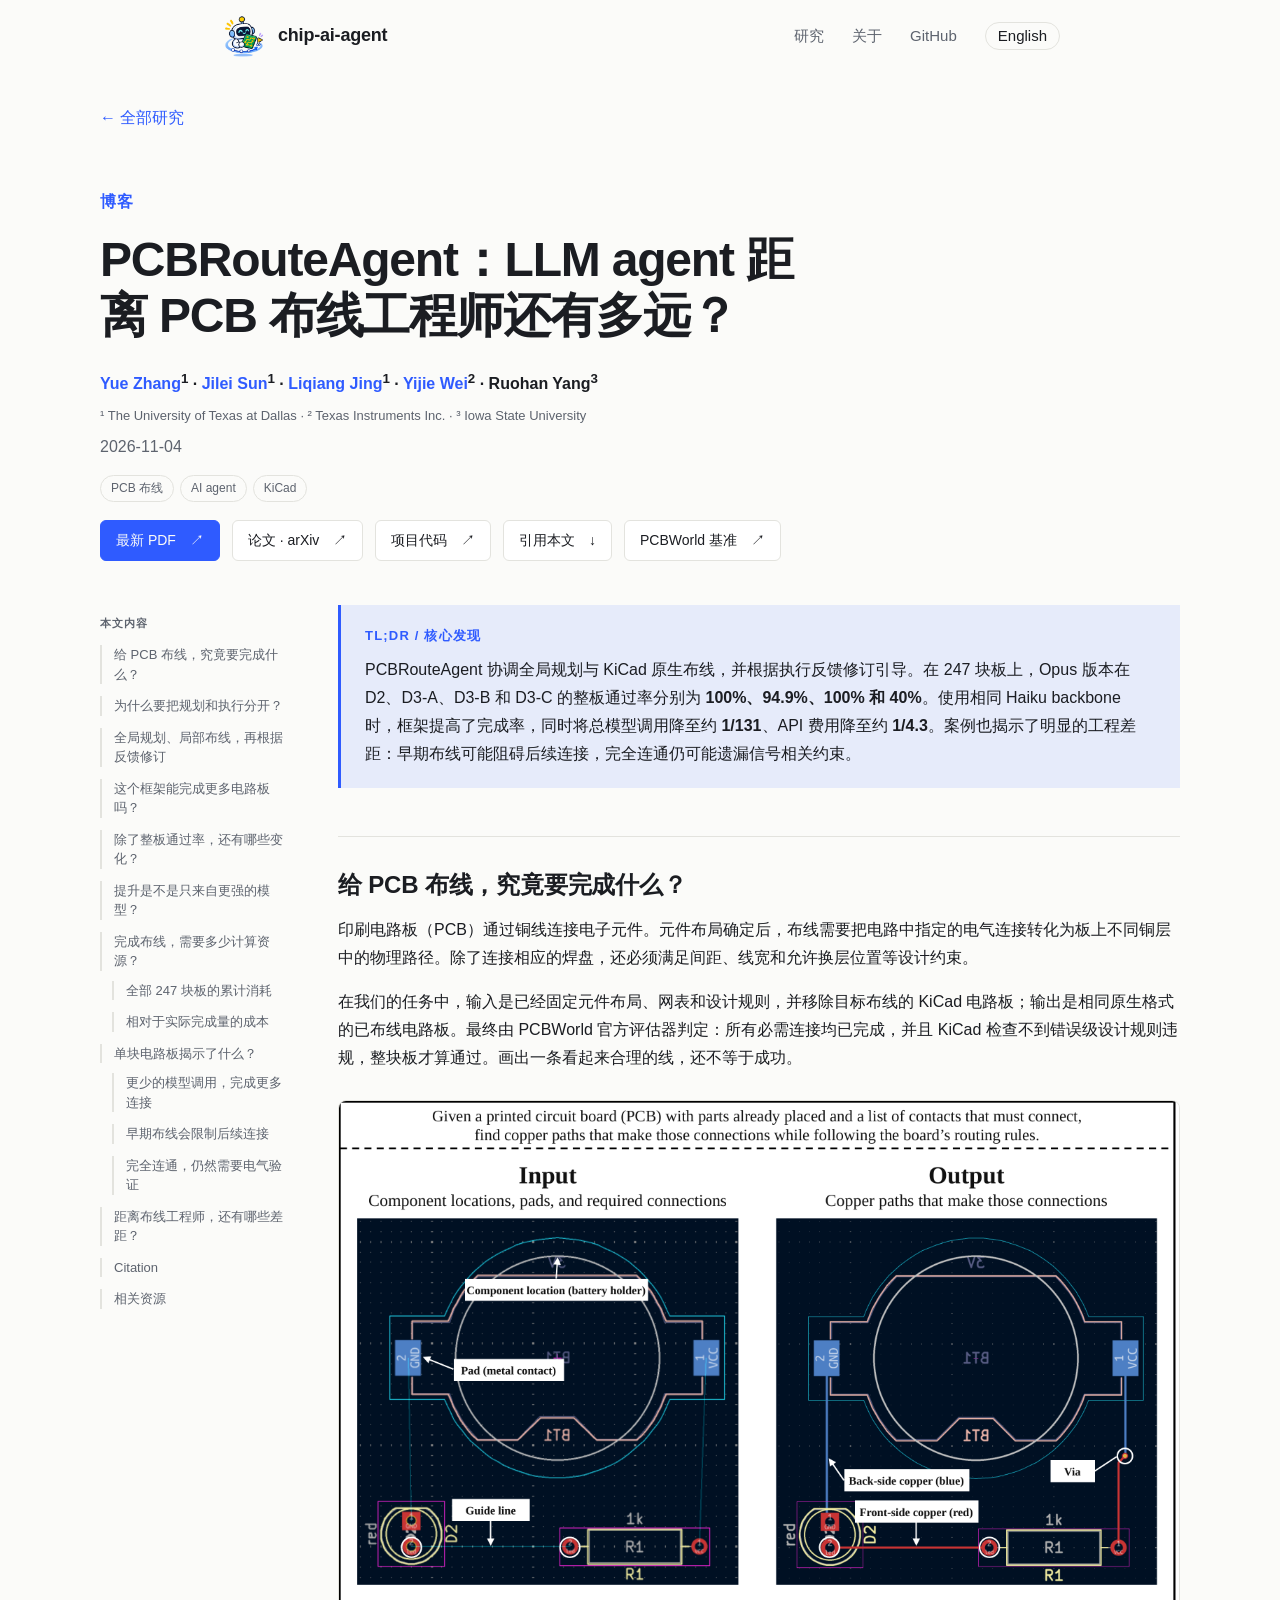
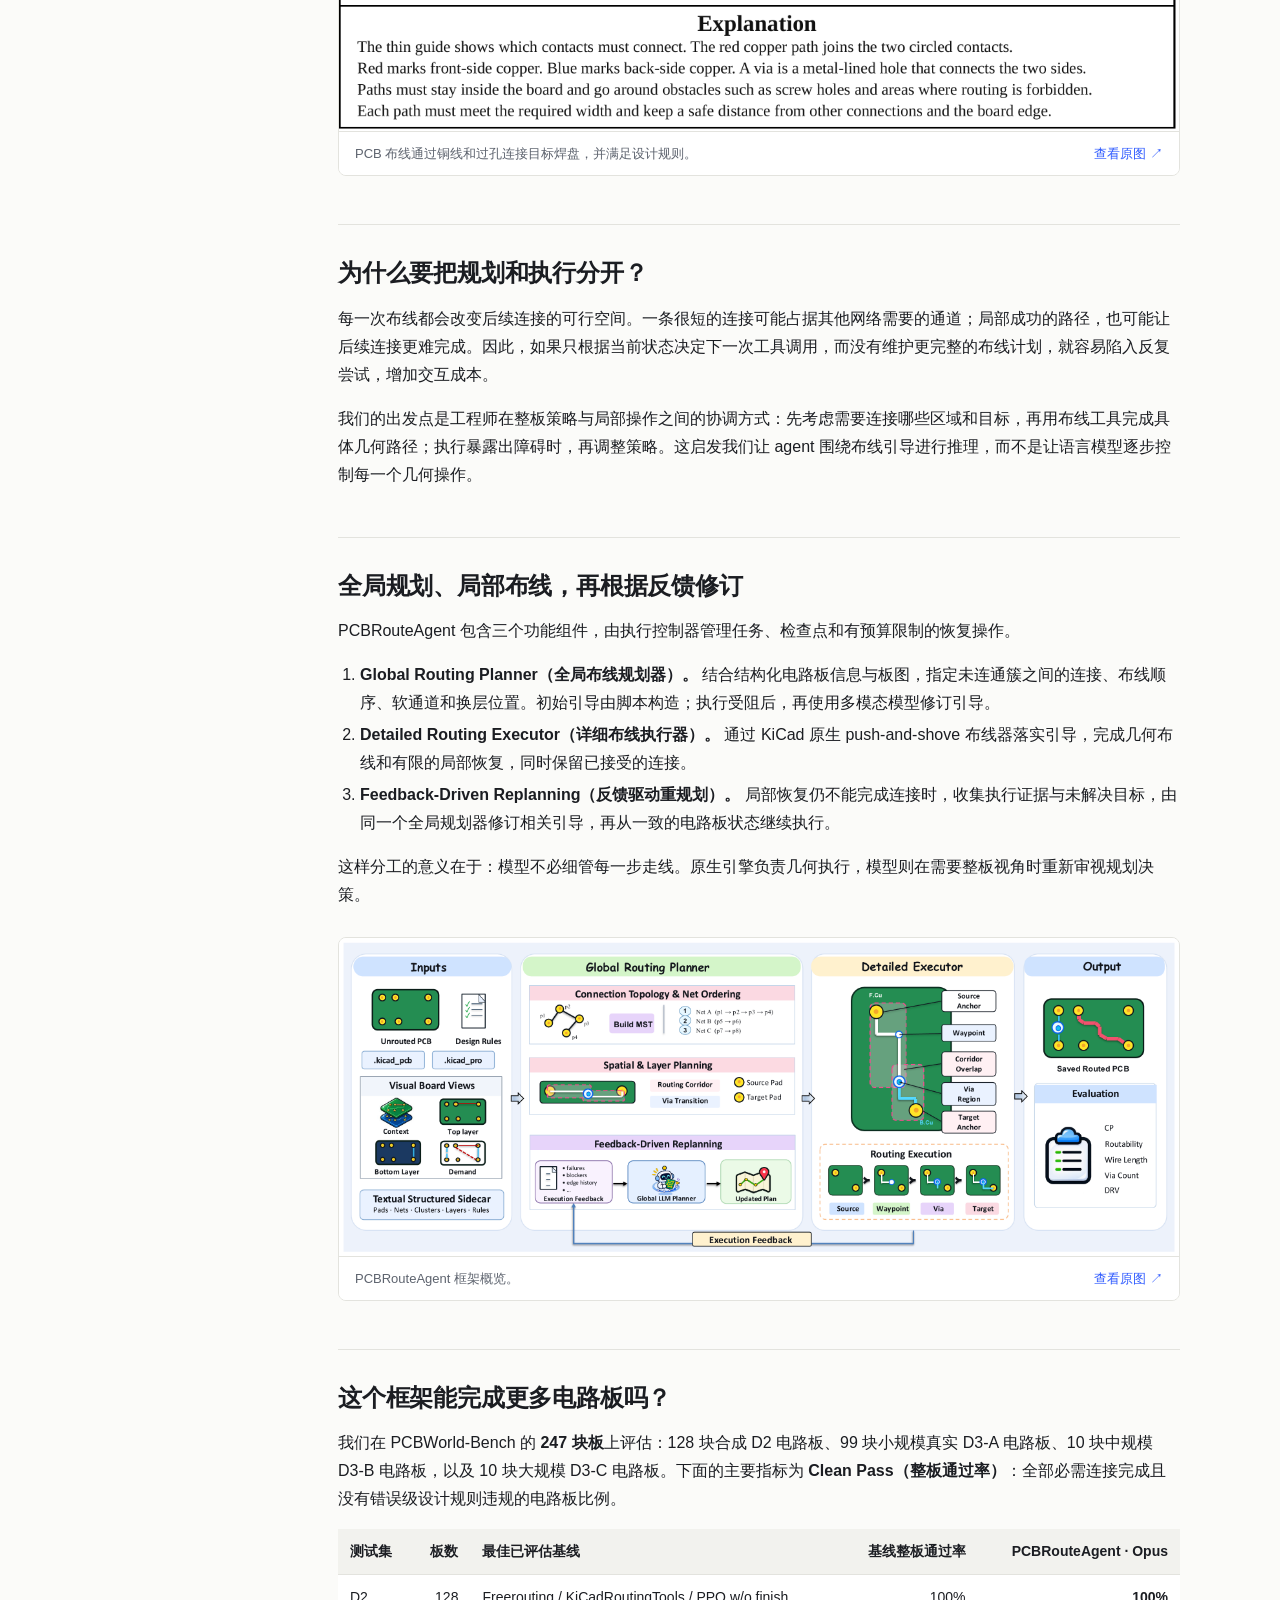
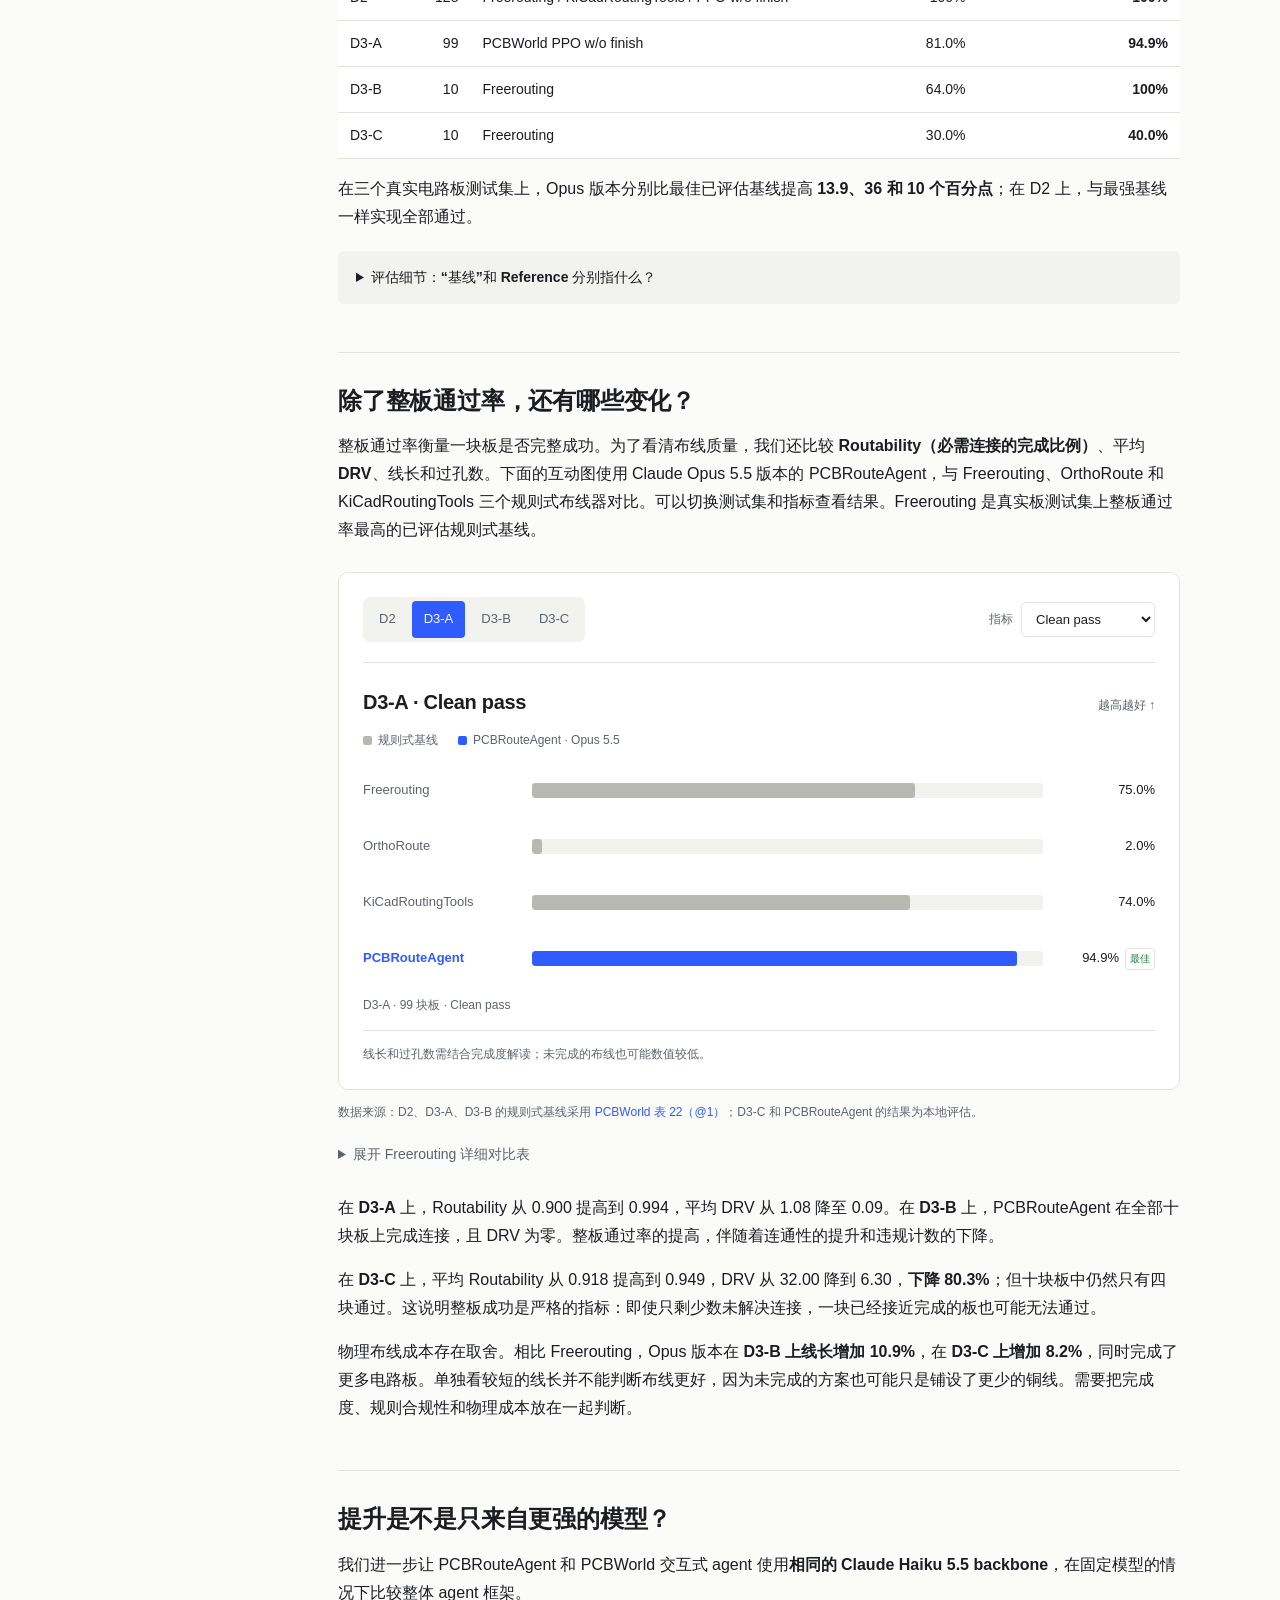
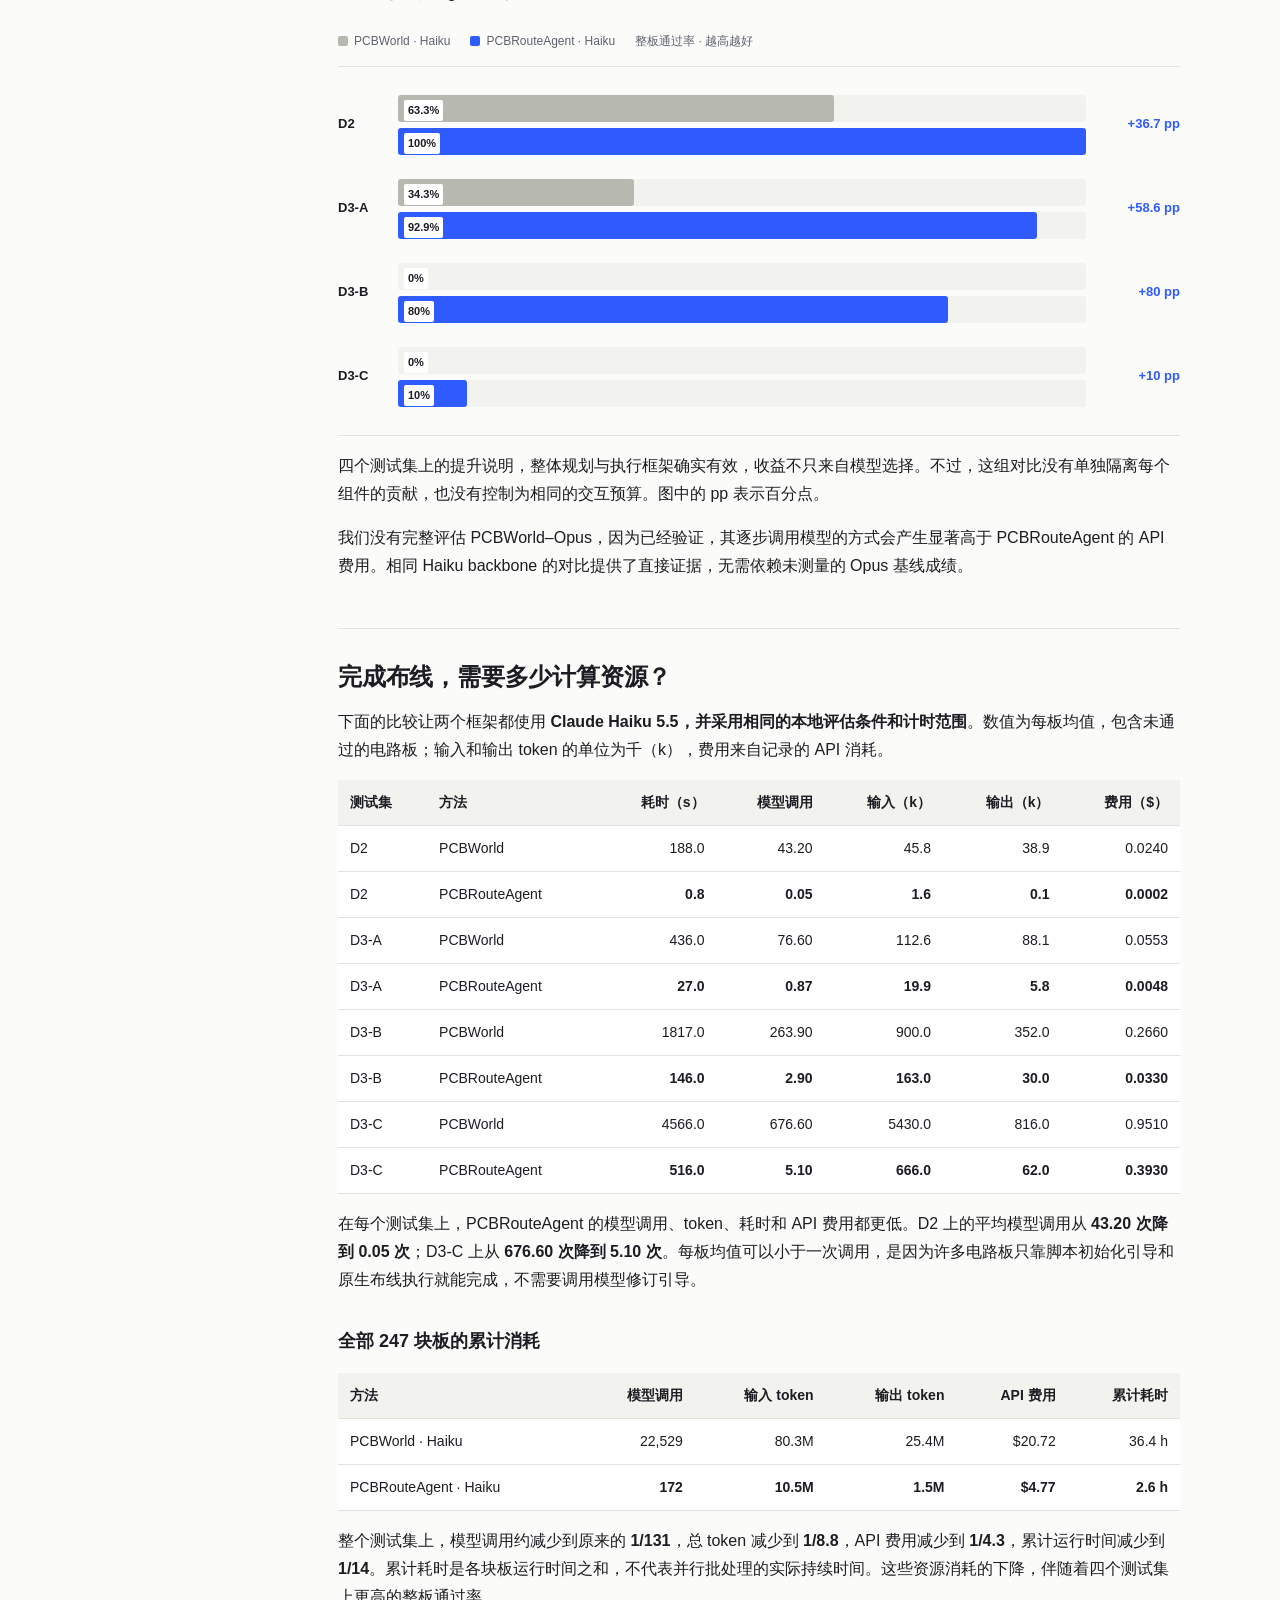
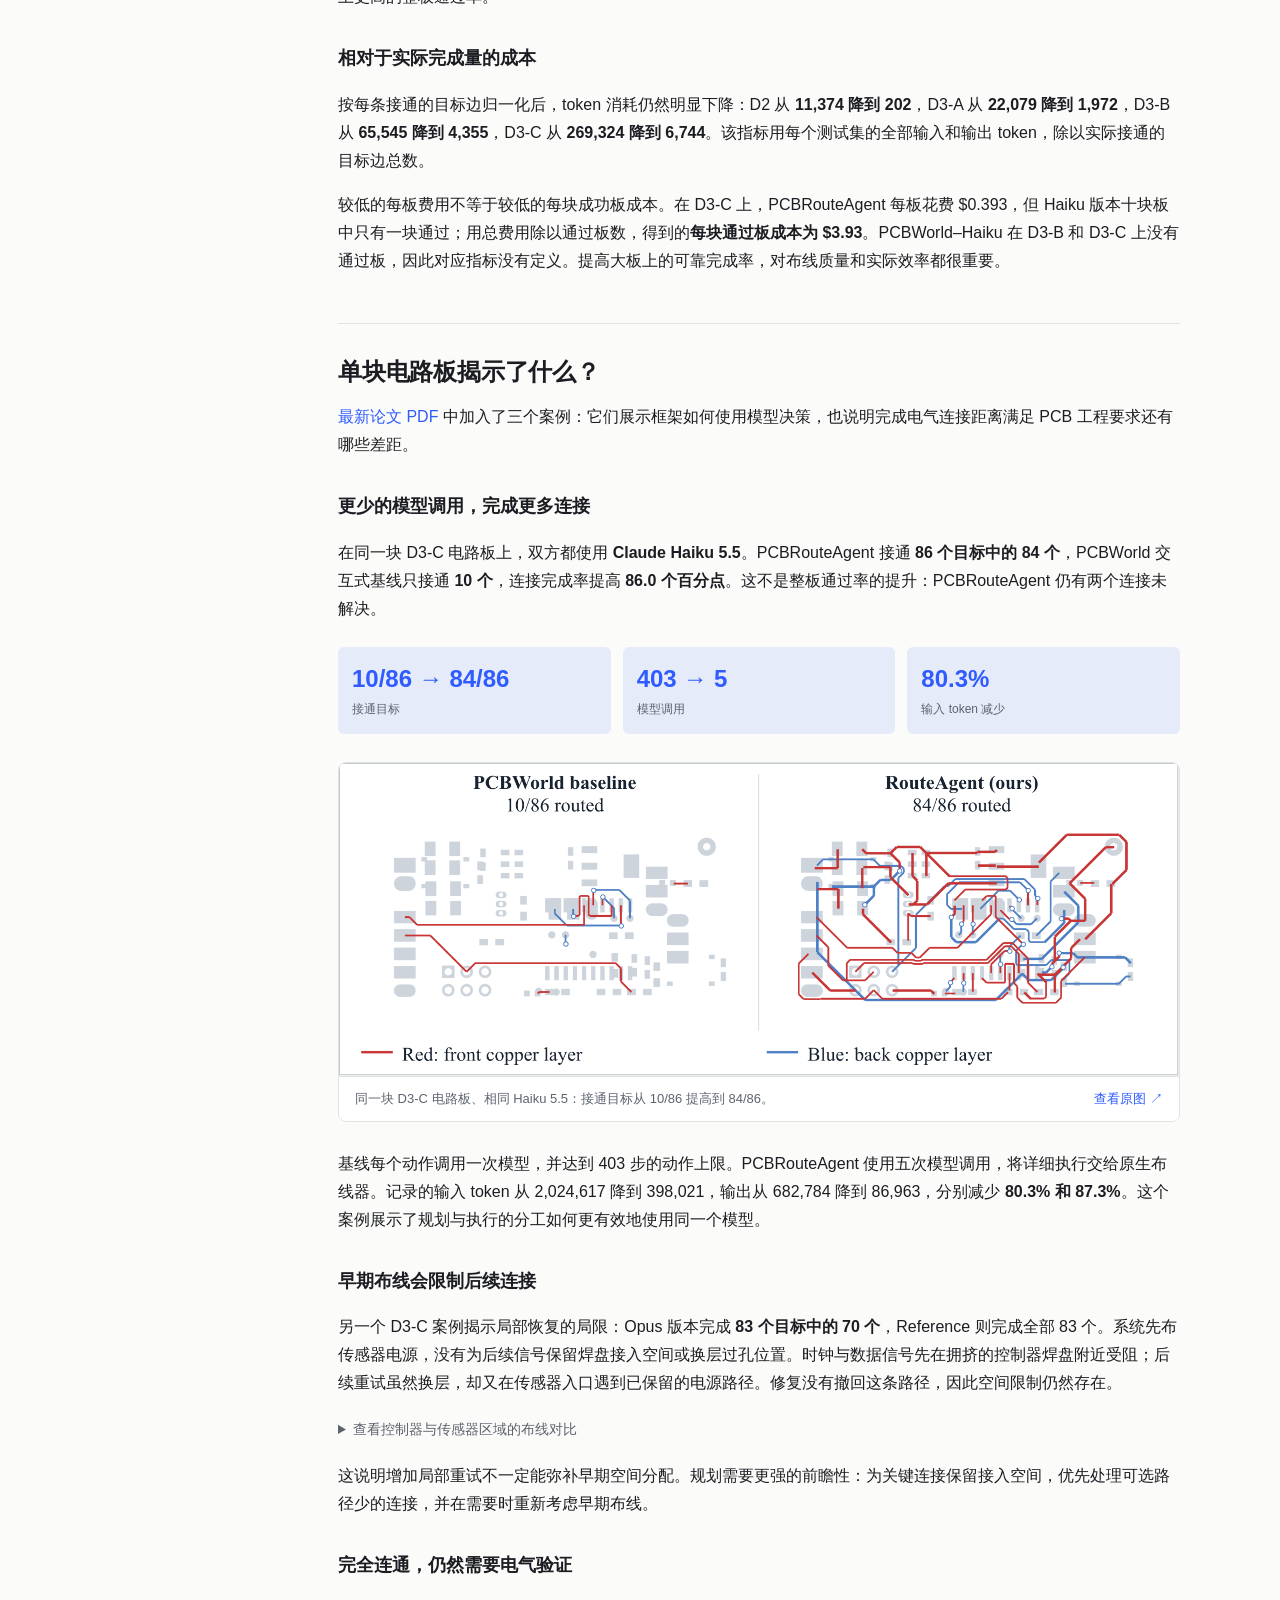
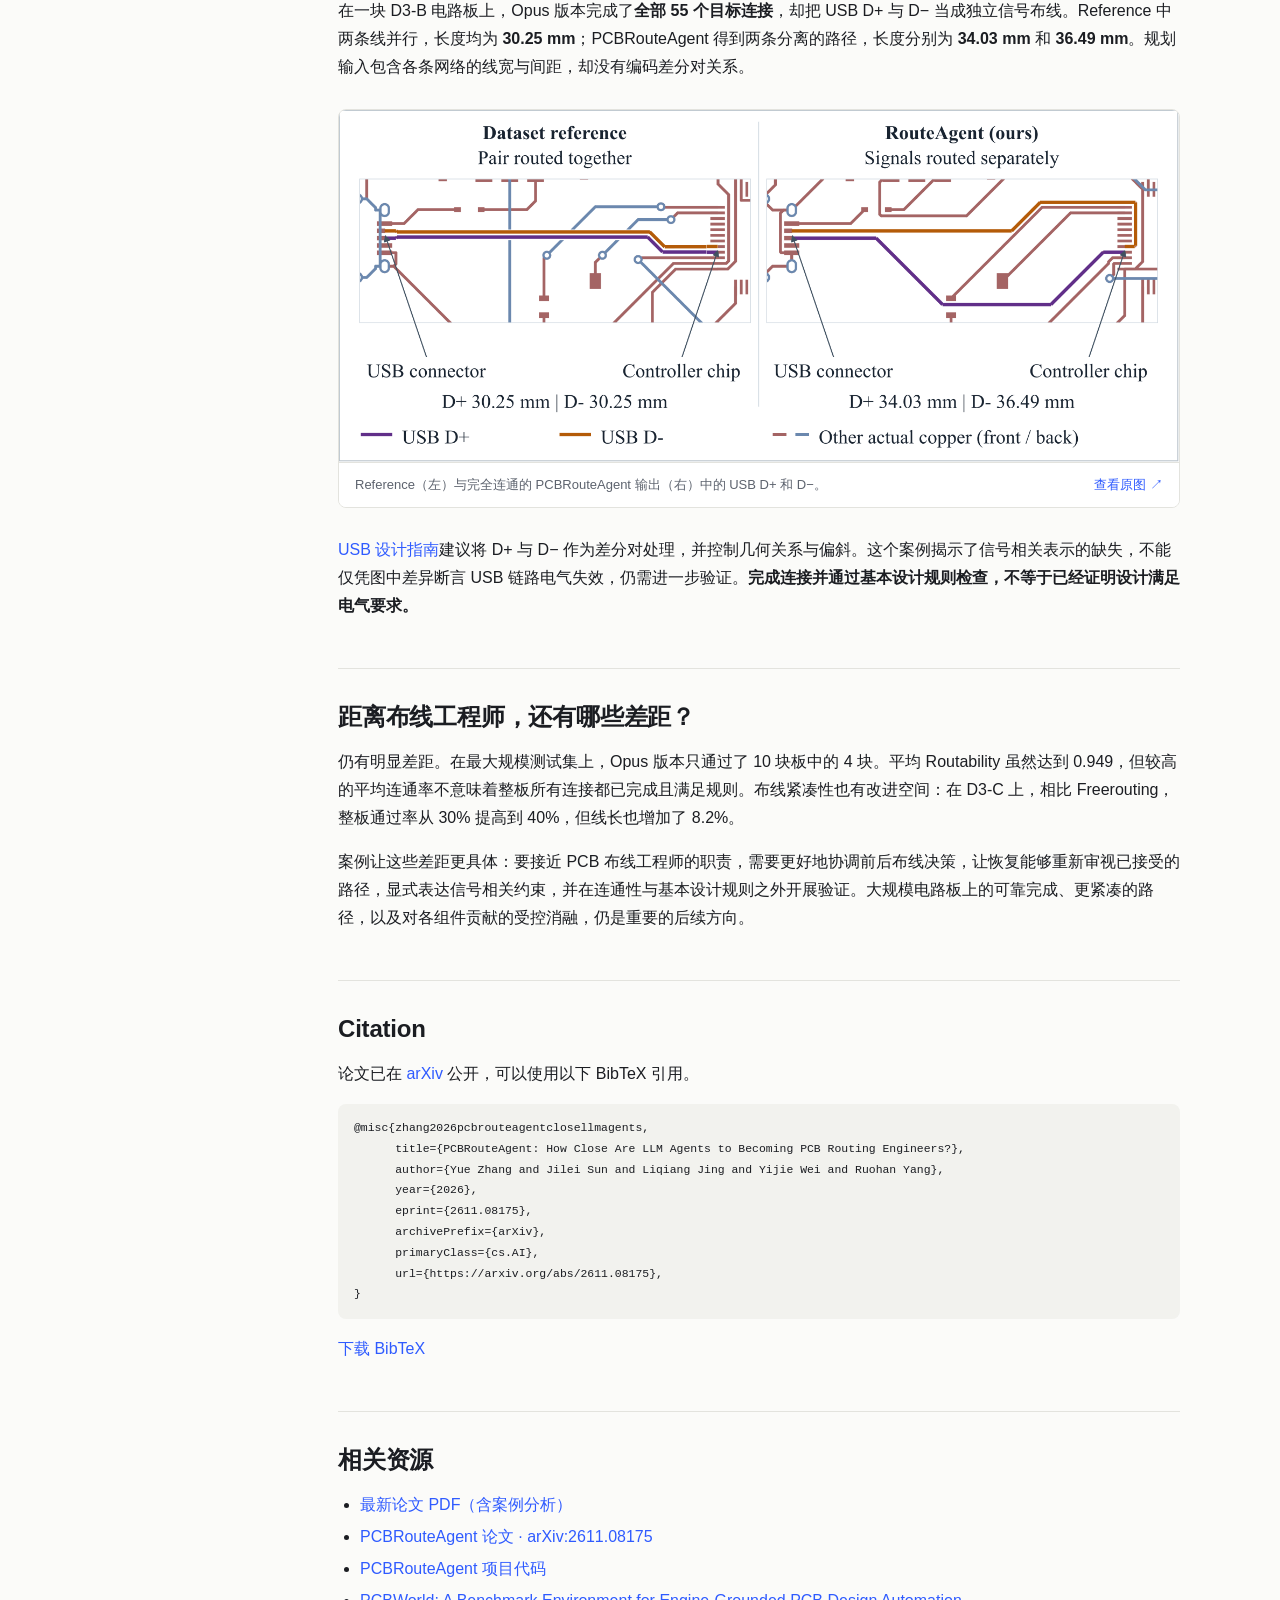
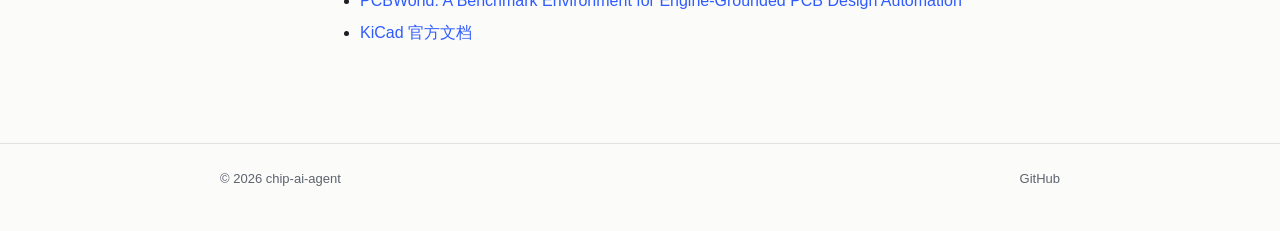
<file: zh/research/pcbrouteagent/index.html>
<!doctype html>
<html lang="zh-CN">
<head>
<meta charset="utf-8">
<meta name="viewport" content="width=device-width, initial-scale=1">
<title>PCBRouteAgent：LLM agent 距离 PCB 布线工程师还有多远？ · chip-ai-agent</title>
<meta name="description" content="LLM agent 距离 PCB 布线工程师还有多远？让全局规划、原生布线与反馈重规划协同，在 247 块板上评估。">
<link rel="icon" type="image/png" href="../../../assets/logo.png?v=circuit-robot">
<link rel="stylesheet" href="../../../assets/style.css">
</head>
<body>
<header class="topbar"><div class="wrap">
  <a class="brand" href="../../../zh/"><img class="brand-mark" src="../../../assets/logo.png" alt="" width="48" height="48">chip-ai-agent</a>
  <nav class="nav">
    <a href="../../../zh/#research">研究</a>
    <a href="../../../zh/#about">关于</a>
    <a class="gh" href="https://github.com/chip-ai-agent">GitHub</a>
    <a class="lang" href="../../../research/pcbrouteagent/">English</a>
  </nav>
</div></header>
<main class="wrap doc research-article">
  <p class="back"><a href="../../../zh/#research">← 全部研究</a></p>
  <header class="research-header">
  <p class="eyebrow">博客</p>
  <h1>PCBRouteAgent：LLM agent 距离 PCB 布线工程师还有多远？</h1>
  <p class="research-authors"><a href="https://skywalkerzhang.github.io/">Yue Zhang</a><sup>1</sup> · <a href="https://www.linkedin.com/in/jilei-sun-086326289">Jilei Sun</a><sup>1</sup> · <a href="https://liqiangjing.github.io/">Liqiang Jing</a><sup>1</sup> · <a href="https://www.linkedin.com/in/yijie-wei-4b335814a">Yijie Wei</a><sup>2</sup> · Ruohan Yang<sup>3</sup></p><p class="research-affiliations">¹ The University of Texas at Dallas · ² Texas Instruments Inc. · ³ Iowa State University</p>

  <p class="meta"><time datetime="2026-11-04">2026-11-04</time></p>
  <div class="post-tags"><span>PCB 布线</span><span>AI agent</span><span>KiCad</span></div>
  <div class="research-links"><a href="/assets/research/pcbrouteagent/PCBRouteAgent.pdf?v=e050a9e">最新 PDF<span aria-hidden="true"> ↗</span></a><a href="https://arxiv.org/abs/2611.08175">论文 · arXiv<span aria-hidden="true"> ↗</span></a><a href="https://github.com/chip-ai-agent/PCBRouteAgent">项目代码<span aria-hidden="true"> ↗</span></a><a href="#citation">引用本文<span aria-hidden="true"> ↓</span></a><a href="https://arxiv.org/abs/2607.05915">PCBWorld 基准<span aria-hidden="true"> ↗</span></a></div>
  </header>
  <div class="article-layout">
  <aside class="article-toc" aria-label="本文内容"><p>本文内容</p><div class="toc">
<ul>
<li><a href="#pcb">给 PCB 布线，究竟要完成什么？</a></li>
<li><a href="#_1">为什么要把规划和执行分开？</a></li>
<li><a href="#_2">全局规划、局部布线，再根据反馈修订</a></li>
<li><a href="#_3">这个框架能完成更多电路板吗？</a></li>
<li><a href="#_4">除了整板通过率，还有哪些变化？</a></li>
<li><a href="#_5">提升是不是只来自更强的模型？</a></li>
<li><a href="#_6">完成布线，需要多少计算资源？</a><ul>
<li><a href="#247">全部 247 块板的累计消耗</a></li>
<li><a href="#_7">相对于实际完成量的成本</a></li>
</ul>
</li>
<li><a href="#_8">单块电路板揭示了什么？</a><ul>
<li><a href="#_9">更少的模型调用，完成更多连接</a></li>
<li><a href="#_10">早期布线会限制后续连接</a></li>
<li><a href="#_11">完全连通，仍然需要电气验证</a></li>
</ul>
</li>
<li><a href="#_12">距离布线工程师，还有哪些差距？</a></li>
<li><a href="#citation">Citation</a></li>
<li><a href="#_13">相关资源</a></li>
</ul>
</div>
</aside>
  <article class="article-body">
  <div class="research-tldr"><span class="eyebrow">TL;DR / 核心发现</span><p>PCBRouteAgent 协调全局规划与 KiCad 原生布线，并根据执行反馈修订引导。在 247 块板上，Opus 版本在 D2、D3-A、D3-B 和 D3-C 的整板通过率分别为 <strong>100%、94.9%、100% 和 40%</strong>。使用相同 Haiku backbone 时，框架提高了完成率，同时将总模型调用降至约 <strong>1/131</strong>、API 费用降至约 <strong>1/4.3</strong>。案例也揭示了明显的工程差距：早期布线可能阻碍后续连接，完全连通仍可能遗漏信号相关约束。</p></div>

<h2 id="pcb">给 PCB 布线，究竟要完成什么？</h2>
<p>印刷电路板（PCB）通过铜线连接电子元件。元件布局确定后，布线需要把电路中指定的电气连接转化为板上不同铜层中的物理路径。除了连接相应的焊盘，还必须满足间距、线宽和允许换层位置等设计约束。</p>
<p>在我们的任务中，输入是已经固定元件布局、网表和设计规则，并移除目标布线的 KiCad 电路板；输出是相同原生格式的已布线电路板。最终由 PCBWorld 官方评估器判定：所有必需连接均已完成，并且 KiCad 检查不到错误级设计规则违规，整块板才算通过。画出一条看起来合理的线，还不等于成功。</p>
<figure class="article-figure"><a class="figure-link" href="/assets/research/pcbrouteagent/task.png" aria-label="查看原图"><img src="/assets/research/pcbrouteagent/task.png" alt="PCB 布线任务：固定元件及待连接目标的输入，与包含铜线和过孔的输出。" width="2400" height="1800" loading="lazy" decoding="async"></a><figcaption><span>PCB 布线通过铜线和过孔连接目标焊盘，并满足设计规则。</span><a href="/assets/research/pcbrouteagent/task.png">查看原图 ↗</a></figcaption></figure>

<h2 id="_1">为什么要把规划和执行分开？</h2>
<p>每一次布线都会改变后续连接的可行空间。一条很短的连接可能占据其他网络需要的通道；局部成功的路径，也可能让后续连接更难完成。因此，如果只根据当前状态决定下一次工具调用，而没有维护更完整的布线计划，就容易陷入反复尝试，增加交互成本。</p>
<p>我们的出发点是工程师在整板策略与局部操作之间的协调方式：先考虑需要连接哪些区域和目标，再用布线工具完成具体几何路径；执行暴露出障碍时，再调整策略。这启发我们让 agent 围绕布线引导进行推理，而不是让语言模型逐步控制每一个几何操作。</p>
<h2 id="_2">全局规划、局部布线，再根据反馈修订</h2>
<p>PCBRouteAgent 包含三个功能组件，由执行控制器管理任务、检查点和有预算限制的恢复操作。</p>
<ol>
<li><strong>Global Routing Planner（全局布线规划器）。</strong> 结合结构化电路板信息与板图，指定未连通簇之间的连接、布线顺序、软通道和换层位置。初始引导由脚本构造；执行受阻后，再使用多模态模型修订引导。</li>
<li><strong>Detailed Routing Executor（详细布线执行器）。</strong> 通过 KiCad 原生 push-and-shove 布线器落实引导，完成几何布线和有限的局部恢复，同时保留已接受的连接。</li>
<li><strong>Feedback-Driven Replanning（反馈驱动重规划）。</strong> 局部恢复仍不能完成连接时，收集执行证据与未解决目标，由同一个全局规划器修订相关引导，再从一致的电路板状态继续执行。</li>
</ol>
<p>这样分工的意义在于：模型不必细管每一步走线。原生引擎负责几何执行，模型则在需要整板视角时重新审视规划决策。</p>
<figure class="article-figure"><a class="figure-link" href="/assets/research/pcbrouteagent/framework.png?v=6c9a9b8" aria-label="查看原图"><img src="/assets/research/pcbrouteagent/framework.png?v=6c9a9b8" alt="PCBRouteAgent 框架概览，展示全局布线规划、引导执行与反馈重规划。" width="2600" height="984" loading="lazy" decoding="async"></a><figcaption><span>PCBRouteAgent 框架概览。</span><a href="/assets/research/pcbrouteagent/framework.png?v=6c9a9b8">查看原图 ↗</a></figcaption></figure>

<h2 id="_3">这个框架能完成更多电路板吗？</h2>
<p>我们在 PCBWorld-Bench 的 <strong>247 块板</strong>上评估：128 块合成 D2 电路板、99 块小规模真实 D3-A 电路板、10 块中规模 D3-B 电路板，以及 10 块大规模 D3-C 电路板。下面的主要指标为 <strong>Clean Pass（整板通过率）</strong>：全部必需连接完成且没有错误级设计规则违规的电路板比例。</p>
<div class="table-scroll"><table>
<thead>
<tr>
<th style="text-align: left;">测试集</th>
<th style="text-align: right;">板数</th>
<th style="text-align: left;">最佳已评估基线</th>
<th style="text-align: right;">基线整板通过率</th>
<th style="text-align: right;">PCBRouteAgent · Opus</th>
</tr>
</thead>
<tbody>
<tr>
<td style="text-align: left;">D2</td>
<td style="text-align: right;">128</td>
<td style="text-align: left;">Freerouting / KiCadRoutingTools / PPO w/o finish</td>
<td style="text-align: right;">100%</td>
<td style="text-align: right;"><strong>100%</strong></td>
</tr>
<tr>
<td style="text-align: left;">D3-A</td>
<td style="text-align: right;">99</td>
<td style="text-align: left;">PCBWorld PPO w/o finish</td>
<td style="text-align: right;">81.0%</td>
<td style="text-align: right;"><strong>94.9%</strong></td>
</tr>
<tr>
<td style="text-align: left;">D3-B</td>
<td style="text-align: right;">10</td>
<td style="text-align: left;">Freerouting</td>
<td style="text-align: right;">64.0%</td>
<td style="text-align: right;"><strong>100%</strong></td>
</tr>
<tr>
<td style="text-align: left;">D3-C</td>
<td style="text-align: right;">10</td>
<td style="text-align: left;">Freerouting</td>
<td style="text-align: right;">30.0%</td>
<td style="text-align: right;"><strong>40.0%</strong></td>
</tr>
</tbody>
</table></div>
<p>在三个真实电路板测试集上，Opus 版本分别比最佳已评估基线提高 <strong>13.9、36 和 10 个百分点</strong>；在 D2 上，与最强基线一样实现全部通过。</p>
<details class="evaluation-note"><summary>评估细节：“基线”和 Reference 分别指什么？</summary><p>D2、D3-A 和 D3-B 的公开基线采用 <a href="https://arxiv.org/html/2607.05915v4#A12.T22">PCBWorld 表 22（@1）</a>的结果；Haiku 交互式基线及全部 D3-C 结果为本地评估。D3-B 的 PCBRouteAgent 结果包含未进入评分的模型响应失败重试和角度修复。“最佳已评估基线”不包括 Reference：后者评估公开数据集中保留的原始已布线设计，并不是重新运行自动布线器得到的结果。公开基线均值的聚合方式可能与我们每个实例提交一块板评分的方式不同。</p></details>

<h2 id="_4">除了整板通过率，还有哪些变化？</h2>
<p>整板通过率衡量一块板是否完整成功。为了看清布线质量，我们还比较 <strong>Routability（必需连接的完成比例）</strong>、平均 <strong>DRV</strong>、线长和过孔数。下面的互动图使用 Claude Opus 5.5 版本的 PCBRouteAgent，与 Freerouting、OrthoRoute 和 KiCadRoutingTools 三个规则式布线器对比。可以切换测试集和指标查看结果。Freerouting 是真实板测试集上整板通过率最高的已评估规则式基线。</p>
<div class="routing-explorer" data-language="zh">
<div class="explorer-toolbar"><div class="explorer-splits" role="group" aria-label="测试集"><button type="button" data-split="D2" aria-pressed="false">D2</button><button type="button" data-split="D3-A" aria-pressed="true">D3-A</button><button type="button" data-split="D3-B" aria-pressed="false">D3-B</button><button type="button" data-split="D3-C" aria-pressed="false">D3-C</button></div><label class="explorer-metric">指标<select><option value="cp">Clean pass</option><option value="rout">Routability</option><option value="drv">DRV</option><option value="wirelength">线长（mm）</option><option value="vias">过孔数</option></select></label></div>
<div class="explorer-heading"><strong class="explorer-title">D3-A · Clean pass</strong><span class="explorer-direction">越高越好</span></div>
<div class="explorer-legend"><span><i class="baseline-key"></i>规则式基线</span><span><i class="ours-key"></i>PCBRouteAgent · Opus 5.5</span></div>
<div class="explorer-bars" role="img" aria-label="布线结果对比"></div>
<p class="explorer-status" role="status" aria-live="polite"></p>
<p class="explorer-caveat">线长和过孔数需结合完成度解读；未完成的布线也可能数值较低。</p>
<script type="application/json" class="routing-chart-data">{"splits": {"D2": {"boards": 128, "methods": [{"key": "freerouting", "name": "Freerouting", "cp": 1.0, "rout": 1.0, "drv": 0.0, "wirelength": 409.8, "vias": 2.48}, {"key": "orthoroute", "name": "OrthoRoute", "cp": 0.01, "rout": 0.34, "drv": 8.54, "wirelength": 323.4, "vias": 11.3}, {"key": "krt", "name": "KiCadRoutingTools", "cp": 1.0, "rout": 1.0, "drv": 0.0, "wirelength": 373.9, "vias": 8.09}, {"key": "ours", "name": "PCBRouteAgent", "cp": 1.0, "rout": 1.0, "drv": 0.0, "wirelength": 392.5, "vias": 1.99}]}, "D3-A": {"boards": 99, "methods": [{"key": "freerouting", "name": "Freerouting", "cp": 0.75, "rout": 0.9, "drv": 1.08, "wirelength": 156.6, "vias": 0.86}, {"key": "orthoroute", "name": "OrthoRoute", "cp": 0.02, "rout": 0.53, "drv": 99.7, "wirelength": 129.8, "vias": 26.97}, {"key": "krt", "name": "KiCadRoutingTools", "cp": 0.74, "rout": 0.94, "drv": 2.38, "wirelength": 142.8, "vias": 3.69}, {"key": "ours", "name": "PCBRouteAgent", "cp": 0.949, "rout": 0.994, "drv": 0.09, "wirelength": 165.5, "vias": 0.79}]}, "D3-B": {"boards": 10, "methods": [{"key": "freerouting", "name": "Freerouting", "cp": 0.64, "rout": 0.99, "drv": 11.94, "wirelength": 533.5, "vias": 3.88}, {"key": "orthoroute", "name": "OrthoRoute", "cp": 0.0, "rout": 0.44, "drv": 188.2, "wirelength": 370.0, "vias": 39.8}, {"key": "krt", "name": "KiCadRoutingTools", "cp": 0.2, "rout": 0.86, "drv": 44.7, "wirelength": 472.3, "vias": 11.8}, {"key": "ours", "name": "PCBRouteAgent", "cp": 1.0, "rout": 1.0, "drv": 0.0, "wirelength": 591.6, "vias": 4.0}]}, "D3-C": {"boards": 10, "methods": [{"key": "freerouting", "name": "Freerouting", "cp": 0.3, "rout": 0.918, "drv": 32.0, "wirelength": 1304.0, "vias": 21.4}, {"key": "orthoroute", "name": "OrthoRoute", "cp": 0.0, "rout": 0.063, "drv": 139.9, "wirelength": 80.0, "vias": 17.8}, {"key": "krt", "name": "KiCadRoutingTools", "cp": 0.0, "rout": 0.778, "drv": 30.5, "wirelength": 1086.0, "vias": 57.4}, {"key": "ours", "name": "PCBRouteAgent", "cp": 0.4, "rout": 0.949, "drv": 6.3, "wirelength": 1410.5, "vias": 21.3}]}}}</script>
</div>

<p class="chart-source">数据来源：D2、D3-A、D3-B 的规则式基线采用 <a href="https://arxiv.org/html/2607.05915v4#A12.T22">PCBWorld 表 22（@1）</a>；D3-C 和 PCBRouteAgent 的结果为本地评估。</p>

<details class="routing-details"><summary>展开 Freerouting 详细对比表</summary>
<div class="table-scroll"><table>
<thead>
<tr>
<th style="text-align: left;">测试集</th>
<th style="text-align: left;">方法</th>
<th style="text-align: right;">Rout. ↑</th>
<th style="text-align: right;">DRV ↓</th>
<th style="text-align: right;">线长（mm）↓</th>
<th style="text-align: right;">过孔数 ↓</th>
</tr>
</thead>
<tbody>
<tr>
<td style="text-align: left;">D2</td>
<td style="text-align: left;">Freerouting</td>
<td style="text-align: right;"><strong>1.000</strong></td>
<td style="text-align: right;"><strong>0.00</strong></td>
<td style="text-align: right;">409.8</td>
<td style="text-align: right;">2.48</td>
</tr>
<tr>
<td style="text-align: left;">D2</td>
<td style="text-align: left;">PCBRouteAgent · Opus</td>
<td style="text-align: right;"><strong>1.000</strong></td>
<td style="text-align: right;"><strong>0.00</strong></td>
<td style="text-align: right;"><strong>392.5</strong></td>
<td style="text-align: right;"><strong>1.99</strong></td>
</tr>
<tr>
<td style="text-align: left;">D3-A</td>
<td style="text-align: left;">Freerouting</td>
<td style="text-align: right;">0.900</td>
<td style="text-align: right;">1.08</td>
<td style="text-align: right;"><strong>156.6</strong></td>
<td style="text-align: right;">0.86</td>
</tr>
<tr>
<td style="text-align: left;">D3-A</td>
<td style="text-align: left;">PCBRouteAgent · Opus</td>
<td style="text-align: right;"><strong>0.994</strong></td>
<td style="text-align: right;"><strong>0.09</strong></td>
<td style="text-align: right;">165.5</td>
<td style="text-align: right;"><strong>0.79</strong></td>
</tr>
<tr>
<td style="text-align: left;">D3-B</td>
<td style="text-align: left;">Freerouting</td>
<td style="text-align: right;">0.990</td>
<td style="text-align: right;">11.94</td>
<td style="text-align: right;"><strong>533.5</strong></td>
<td style="text-align: right;"><strong>3.88</strong></td>
</tr>
<tr>
<td style="text-align: left;">D3-B</td>
<td style="text-align: left;">PCBRouteAgent · Opus</td>
<td style="text-align: right;"><strong>1.000</strong></td>
<td style="text-align: right;"><strong>0.00</strong></td>
<td style="text-align: right;">591.6</td>
<td style="text-align: right;">4.00</td>
</tr>
<tr>
<td style="text-align: left;">D3-C</td>
<td style="text-align: left;">Freerouting</td>
<td style="text-align: right;">0.918</td>
<td style="text-align: right;">32.00</td>
<td style="text-align: right;"><strong>1304.0</strong></td>
<td style="text-align: right;">21.40</td>
</tr>
<tr>
<td style="text-align: left;">D3-C</td>
<td style="text-align: left;">PCBRouteAgent · Opus</td>
<td style="text-align: right;"><strong>0.949</strong></td>
<td style="text-align: right;"><strong>6.30</strong></td>
<td style="text-align: right;">1410.5</td>
<td style="text-align: right;"><strong>21.30</strong></td>
</tr>
</tbody>
</table></div>
</details>

<p>在 <strong>D3-A</strong> 上，Routability 从 0.900 提高到 0.994，平均 DRV 从 1.08 降至 0.09。在 <strong>D3-B</strong> 上，PCBRouteAgent 在全部十块板上完成连接，且 DRV 为零。整板通过率的提高，伴随着连通性的提升和违规计数的下降。</p>
<p>在 <strong>D3-C</strong> 上，平均 Routability 从 0.918 提高到 0.949，DRV 从 32.00 降到 6.30，<strong>下降 80.3%</strong>；但十块板中仍然只有四块通过。这说明整板成功是严格的指标：即使只剩少数未解决连接，一块已经接近完成的板也可能无法通过。</p>
<p>物理布线成本存在取舍。相比 Freerouting，Opus 版本在 <strong>D3-B 上线长增加 10.9%</strong>，在 <strong>D3-C 上增加 8.2%</strong>，同时完成了更多电路板。单独看较短的线长并不能判断布线更好，因为未完成的方案也可能只是铺设了更少的铜线。需要把完成度、规则合规性和物理成本放在一起判断。</p>
<h2 id="_5">提升是不是只来自更强的模型？</h2>
<p>我们进一步让 PCBRouteAgent 和 PCBWorld 交互式 agent 使用<strong>相同的 Claude Haiku 5.5 backbone</strong>，在固定模型的情况下比较整体 agent 框架。</p>
<div class="comparison-key"><span><i class="baseline-key"></i>PCBWorld · Haiku</span><span><i class="ours-key"></i>PCBRouteAgent · Haiku</span><span>整板通过率 · 越高越好</span></div>
<div class="comparison-chart" role="img" aria-label="Haiku 整板通过率对比：D2 从 63.3% 提升到 100%；D3-A 从 34.3% 提升到 92.9%；D3-B 从 0% 提升到 80%；D3-C 从 0% 提升到 10%。">
<div class="comparison-row"><strong>D2</strong><div class="bar-pair"><div class="result-bar baseline-bar" style="--value:63.3%"><span>63.3%</span></div><div class="result-bar ours-bar" style="--value:100%"><span>100%</span></div></div><b>+36.7 pp</b></div>
<div class="comparison-row"><strong>D3-A</strong><div class="bar-pair"><div class="result-bar baseline-bar" style="--value:34.3%"><span>34.3%</span></div><div class="result-bar ours-bar" style="--value:92.9%"><span>92.9%</span></div></div><b>+58.6 pp</b></div>
<div class="comparison-row"><strong>D3-B</strong><div class="bar-pair"><div class="result-bar baseline-bar" style="--value:0%"><span>0%</span></div><div class="result-bar ours-bar" style="--value:80%"><span>80%</span></div></div><b>+80 pp</b></div>
<div class="comparison-row"><strong>D3-C</strong><div class="bar-pair"><div class="result-bar baseline-bar" style="--value:0%"><span>0%</span></div><div class="result-bar ours-bar" style="--value:10%"><span>10%</span></div></div><b>+10 pp</b></div>
</div>

<p>四个测试集上的提升说明，整体规划与执行框架确实有效，收益不只来自模型选择。不过，这组对比没有单独隔离每个组件的贡献，也没有控制为相同的交互预算。图中的 pp 表示百分点。</p>
<p>我们没有完整评估 PCBWorld–Opus，因为已经验证，其逐步调用模型的方式会产生显著高于 PCBRouteAgent 的 API 费用。相同 Haiku backbone 的对比提供了直接证据，无需依赖未测量的 Opus 基线成绩。</p>
<h2 id="_6">完成布线，需要多少计算资源？</h2>
<p>下面的比较让两个框架都使用 <strong>Claude Haiku 5.5，并采用相同的本地评估条件和计时范围</strong>。数值为每板均值，包含未通过的电路板；输入和输出 token 的单位为千（k），费用来自记录的 API 消耗。</p>
<div class="table-scroll"><table>
<thead>
<tr>
<th style="text-align: left;">测试集</th>
<th style="text-align: left;">方法</th>
<th style="text-align: right;">耗时（s）</th>
<th style="text-align: right;">模型调用</th>
<th style="text-align: right;">输入（k）</th>
<th style="text-align: right;">输出（k）</th>
<th style="text-align: right;">费用（$）</th>
</tr>
</thead>
<tbody>
<tr>
<td style="text-align: left;">D2</td>
<td style="text-align: left;">PCBWorld</td>
<td style="text-align: right;">188.0</td>
<td style="text-align: right;">43.20</td>
<td style="text-align: right;">45.8</td>
<td style="text-align: right;">38.9</td>
<td style="text-align: right;">0.0240</td>
</tr>
<tr>
<td style="text-align: left;">D2</td>
<td style="text-align: left;">PCBRouteAgent</td>
<td style="text-align: right;"><strong>0.8</strong></td>
<td style="text-align: right;"><strong>0.05</strong></td>
<td style="text-align: right;"><strong>1.6</strong></td>
<td style="text-align: right;"><strong>0.1</strong></td>
<td style="text-align: right;"><strong>0.0002</strong></td>
</tr>
<tr>
<td style="text-align: left;">D3-A</td>
<td style="text-align: left;">PCBWorld</td>
<td style="text-align: right;">436.0</td>
<td style="text-align: right;">76.60</td>
<td style="text-align: right;">112.6</td>
<td style="text-align: right;">88.1</td>
<td style="text-align: right;">0.0553</td>
</tr>
<tr>
<td style="text-align: left;">D3-A</td>
<td style="text-align: left;">PCBRouteAgent</td>
<td style="text-align: right;"><strong>27.0</strong></td>
<td style="text-align: right;"><strong>0.87</strong></td>
<td style="text-align: right;"><strong>19.9</strong></td>
<td style="text-align: right;"><strong>5.8</strong></td>
<td style="text-align: right;"><strong>0.0048</strong></td>
</tr>
<tr>
<td style="text-align: left;">D3-B</td>
<td style="text-align: left;">PCBWorld</td>
<td style="text-align: right;">1817.0</td>
<td style="text-align: right;">263.90</td>
<td style="text-align: right;">900.0</td>
<td style="text-align: right;">352.0</td>
<td style="text-align: right;">0.2660</td>
</tr>
<tr>
<td style="text-align: left;">D3-B</td>
<td style="text-align: left;">PCBRouteAgent</td>
<td style="text-align: right;"><strong>146.0</strong></td>
<td style="text-align: right;"><strong>2.90</strong></td>
<td style="text-align: right;"><strong>163.0</strong></td>
<td style="text-align: right;"><strong>30.0</strong></td>
<td style="text-align: right;"><strong>0.0330</strong></td>
</tr>
<tr>
<td style="text-align: left;">D3-C</td>
<td style="text-align: left;">PCBWorld</td>
<td style="text-align: right;">4566.0</td>
<td style="text-align: right;">676.60</td>
<td style="text-align: right;">5430.0</td>
<td style="text-align: right;">816.0</td>
<td style="text-align: right;">0.9510</td>
</tr>
<tr>
<td style="text-align: left;">D3-C</td>
<td style="text-align: left;">PCBRouteAgent</td>
<td style="text-align: right;"><strong>516.0</strong></td>
<td style="text-align: right;"><strong>5.10</strong></td>
<td style="text-align: right;"><strong>666.0</strong></td>
<td style="text-align: right;"><strong>62.0</strong></td>
<td style="text-align: right;"><strong>0.3930</strong></td>
</tr>
</tbody>
</table></div>
<p>在每个测试集上，PCBRouteAgent 的模型调用、token、耗时和 API 费用都更低。D2 上的平均模型调用从 <strong>43.20 次降到 0.05 次</strong>；D3-C 上从 <strong>676.60 次降到 5.10 次</strong>。每板均值可以小于一次调用，是因为许多电路板只靠脚本初始化引导和原生布线执行就能完成，不需要调用模型修订引导。</p>
<h3 id="247">全部 247 块板的累计消耗</h3>
<div class="table-scroll"><table>
<thead>
<tr>
<th style="text-align: left;">方法</th>
<th style="text-align: right;">模型调用</th>
<th style="text-align: right;">输入 token</th>
<th style="text-align: right;">输出 token</th>
<th style="text-align: right;">API 费用</th>
<th style="text-align: right;">累计耗时</th>
</tr>
</thead>
<tbody>
<tr>
<td style="text-align: left;">PCBWorld · Haiku</td>
<td style="text-align: right;">22,529</td>
<td style="text-align: right;">80.3M</td>
<td style="text-align: right;">25.4M</td>
<td style="text-align: right;">$20.72</td>
<td style="text-align: right;">36.4 h</td>
</tr>
<tr>
<td style="text-align: left;">PCBRouteAgent · Haiku</td>
<td style="text-align: right;"><strong>172</strong></td>
<td style="text-align: right;"><strong>10.5M</strong></td>
<td style="text-align: right;"><strong>1.5M</strong></td>
<td style="text-align: right;"><strong>$4.77</strong></td>
<td style="text-align: right;"><strong>2.6 h</strong></td>
</tr>
</tbody>
</table></div>
<p>整个测试集上，模型调用约减少到原来的 <strong>1/131</strong>，总 token 减少到 <strong>1/8.8</strong>，API 费用减少到 <strong>1/4.3</strong>，累计运行时间减少到 <strong>1/14</strong>。累计耗时是各块板运行时间之和，不代表并行批处理的实际持续时间。这些资源消耗的下降，伴随着四个测试集上更高的整板通过率。</p>
<h3 id="_7">相对于实际完成量的成本</h3>
<p>按每条接通的目标边归一化后，token 消耗仍然明显下降：D2 从 <strong>11,374 降到 202</strong>，D3-A 从 <strong>22,079 降到 1,972</strong>，D3-B 从 <strong>65,545 降到 4,355</strong>，D3-C 从 <strong>269,324 降到 6,744</strong>。该指标用每个测试集的全部输入和输出 token，除以实际接通的目标边总数。</p>
<p>较低的每板费用不等于较低的每块成功板成本。在 D3-C 上，PCBRouteAgent 每板花费 $0.393，但 Haiku 版本十块板中只有一块通过；用总费用除以通过板数，得到的<strong>每块通过板成本为 $3.93</strong>。PCBWorld–Haiku 在 D3-B 和 D3-C 上没有通过板，因此对应指标没有定义。提高大板上的可靠完成率，对布线质量和实际效率都很重要。</p>
<h2 id="_8">单块电路板揭示了什么？</h2>
<p><a href="/assets/research/pcbrouteagent/PCBRouteAgent.pdf?v=e050a9e">最新论文 PDF</a> 中加入了三个案例：它们展示框架如何使用模型决策，也说明完成电气连接距离满足 PCB 工程要求还有哪些差距。</p>
<h3 id="_9">更少的模型调用，完成更多连接</h3>
<p>在同一块 D3-C 电路板上，双方都使用 <strong>Claude Haiku 5.5</strong>。PCBRouteAgent 接通 <strong>86 个目标中的 84 个</strong>，PCBWorld 交互式基线只接通 <strong>10 个</strong>，连接完成率提高 <strong>86.0 个百分点</strong>。这不是整板通过率的提升：PCBRouteAgent 仍有两个连接未解决。</p>
<div class="case-metrics"><div><strong>10/86 → 84/86</strong><span>接通目标</span></div><div><strong>403 → 5</strong><span>模型调用</span></div><div><strong>80.3%</strong><span>输入 token 减少</span></div></div>

<figure class="article-figure"><a class="figure-link" href="/assets/research/pcbrouteagent/case-1.png?v=5a04884" aria-label="查看原图"><img src="/assets/research/pcbrouteagent/case-1.png?v=5a04884" alt="同一电路板的保存结果：PCBWorld 接通 86 个目标中的 10 个，PCBRouteAgent 接通 84 个；红色和蓝色分别表示正面与背面铜层。" width="3120" height="1164" loading="lazy" decoding="async"></a><figcaption><span>同一块 D3-C 电路板、相同 Haiku 5.5：接通目标从 10/86 提高到 84/86。</span><a href="/assets/research/pcbrouteagent/case-1.png?v=5a04884">查看原图 ↗</a></figcaption></figure>

<p>基线每个动作调用一次模型，并达到 403 步的动作上限。PCBRouteAgent 使用五次模型调用，将详细执行交给原生布线器。记录的输入 token 从 2,024,617 降到 398,021，输出从 682,784 降到 86,963，分别减少 <strong>80.3% 和 87.3%</strong>。这个案例展示了规划与执行的分工如何更有效地使用同一个模型。</p>
<h3 id="_10">早期布线会限制后续连接</h3>
<p>另一个 D3-C 案例揭示局部恢复的局限：Opus 版本完成 <strong>83 个目标中的 70 个</strong>，Reference 则完成全部 83 个。系统先布传感器电源，没有为后续信号保留焊盘接入空间或换层过孔位置。时钟与数据信号先在拥挤的控制器焊盘附近受阻；后续重试虽然换层，却又在传感器入口遇到已保留的电源路径。修复没有撤回这条路径，因此空间限制仍然存在。</p>
<details class="case-detail"><summary>查看控制器与传感器区域的布线对比</summary>
<figure class="article-figure"><a class="figure-link" href="/assets/research/pcbrouteagent/case-2.png?v=5a04884" aria-label="查看原图"><img src="/assets/research/pcbrouteagent/case-2.png?v=5a04884" alt="Reference 和 agent 在控制器及传感器焊盘附近的布线。早期电源路径限制了后续信号的接入；虚线为重试引导，不是铜线。" width="3120" height="2520" loading="lazy" decoding="async"></a><figcaption><span>控制器和传感器的拥塞区域：左侧为 Reference，右侧为 PCBRouteAgent。</span><a href="/assets/research/pcbrouteagent/case-2.png?v=5a04884">查看原图 ↗</a></figcaption></figure>
</details>

<p>这说明增加局部重试不一定能弥补早期空间分配。规划需要更强的前瞻性：为关键连接保留接入空间，优先处理可选路径少的连接，并在需要时重新考虑早期布线。</p>
<h3 id="_11">完全连通，仍然需要电气验证</h3>
<p>在一块 D3-B 电路板上，Opus 版本完成了<strong>全部 55 个目标连接</strong>，却把 USB D+ 与 D− 当成独立信号布线。Reference 中两条线并行，长度均为 <strong>30.25 mm</strong>；PCBRouteAgent 得到两条分离的路径，长度分别为 <strong>34.03 mm</strong> 和 <strong>36.49 mm</strong>。规划输入包含各条网络的线宽与间距，却没有编码差分对关系。</p>
<figure class="article-figure"><a class="figure-link" href="/assets/research/pcbrouteagent/case-3.png?v=5a04884" aria-label="查看原图"><img src="/assets/research/pcbrouteagent/case-3.png?v=5a04884" alt="Reference 中两条 USB 线并行布线，长度均为 30.25 mm；PCBRouteAgent 分别布线，长度为 34.03 mm 和 36.49 mm。" width="3120" height="1308" loading="lazy" decoding="async"></a><figcaption><span>Reference（左）与完全连通的 PCBRouteAgent 输出（右）中的 USB D+ 和 D−。</span><a href="/assets/research/pcbrouteagent/case-3.png?v=5a04884">查看原图 ↗</a></figcaption></figure>

<p><a href="https://www.silabs.com/documents/public/application-notes/an0046-efm32-usb-hardware-design-guidelines.pdf">USB 设计指南</a>建议将 D+ 与 D− 作为差分对处理，并控制几何关系与偏斜。这个案例揭示了信号相关表示的缺失，不能仅凭图中差异断言 USB 链路电气失效，仍需进一步验证。<strong>完成连接并通过基本设计规则检查，不等于已经证明设计满足电气要求。</strong></p>
<h2 id="_12">距离布线工程师，还有哪些差距？</h2>
<p>仍有明显差距。在最大规模测试集上，Opus 版本只通过了 10 块板中的 4 块。平均 Routability 虽然达到 0.949，但较高的平均连通率不意味着整板所有连接都已完成且满足规则。布线紧凑性也有改进空间：在 D3-C 上，相比 Freerouting，整板通过率从 30% 提高到 40%，但线长也增加了 8.2%。</p>
<p>案例让这些差距更具体：要接近 PCB 布线工程师的职责，需要更好地协调前后布线决策，让恢复能够重新审视已接受的路径，显式表达信号相关约束，并在连通性与基本设计规则之外开展验证。大规模电路板上的可靠完成、更紧凑的路径，以及对各组件贡献的受控消融，仍是重要的后续方向。</p>
<h2 id="citation">Citation</h2>
<p>论文已在 <a href="https://arxiv.org/abs/2611.08175">arXiv</a> 公开，可以使用以下 BibTeX 引用。</p>
<pre><code class="language-bibtex">@misc{zhang2026pcbrouteagentclosellmagents,
      title={PCBRouteAgent: How Close Are LLM Agents to Becoming PCB Routing Engineers?},
      author={Yue Zhang and Jilei Sun and Liqiang Jing and Yijie Wei and Ruohan Yang},
      year={2026},
      eprint={2611.08175},
      archivePrefix={arXiv},
      primaryClass={cs.AI},
      url={https://arxiv.org/abs/2611.08175},
}
</code></pre>
<p><a href="/assets/research/pcbrouteagent/pcbrouteagent.bib">下载 BibTeX</a></p>
<h2 id="_13">相关资源</h2>
<ul>
<li><a href="/assets/research/pcbrouteagent/PCBRouteAgent.pdf?v=e050a9e">最新论文 PDF（含案例分析）</a></li>
<li><a href="https://arxiv.org/abs/2611.08175">PCBRouteAgent 论文 · arXiv:2611.08175</a></li>
<li><a href="https://github.com/chip-ai-agent/PCBRouteAgent">PCBRouteAgent 项目代码</a></li>
<li><a href="https://arxiv.org/abs/2607.05915">PCBWorld: A Benchmark Environment for Engine-Grounded PCB Design Automation</a></li>
<li><a href="https://docs.kicad.org/">KiCad 官方文档</a></li>
</ul>
  </article>
  </div>
</main><script defer src="../../../assets/routing-comparison.js"></script>
<footer><div class="wrap"><span>© 2026 chip-ai-agent</span><a href="https://github.com/chip-ai-agent">GitHub</a></div></footer>
</body>
</html>
</file>
<file: assets/style.css>
:root {
  --bg: #fbfbf9;
  --surface: #ffffff;
  --ink: #1b1d22;
  --muted: #5d636e;
  --line: #e3e3de;
  --accent: #2f5bff;
  --accent-soft: rgba(47, 91, 255, 0.10);
  --logo-accent: #2f5bff;
  --good: #1a7f37;
  --bad: #c0362c;
  --code-bg: #f2f2ee;
  --chart-muted: #b7b9b0;
  --chart-grid: #e6e6e1;
  --chart-axis: #8f939a;
}
@media (prefers-color-scheme: dark) {
  :root {
    --bg: #0f1115;
    --surface: #171a20;
    --ink: #e7e9ee;
    --muted: #9aa1ad;
    --line: #2a2f38;
    --accent: #7d97ff;
    --accent-soft: rgba(125, 151, 255, 0.14);
    --logo-accent: #5a7bff;
    --good: #4cc26b;
    --bad: #ff7a6e;
    --code-bg: #1d2129;
    --chart-muted: #5d636e;
    --chart-grid: #262b33;
    --chart-axis: #7d838e;
  }
}

* { box-sizing: border-box; }
html { -webkit-text-size-adjust: 100%; }
body {
  margin: 0;
  background: var(--bg);
  color: var(--ink);
  font-family: -apple-system, BlinkMacSystemFont, "Segoe UI", "PingFang SC", "Hiragino Sans GB",
    "Noto Sans SC", "Microsoft YaHei", sans-serif;
  font-size: 16px;
  line-height: 1.75;
}
a { color: var(--accent); text-decoration: none; }
a:hover { text-decoration: underline; }

.wrap { max-width: 880px; margin: 0 auto; padding: 0 20px; }

/* top bar — sized against Sakana (80px), Anthropic (84px), Together (60px), Thinking Machines (54px) */
.topbar { background: var(--bg); }
.topbar .wrap { display: flex; align-items: center; justify-content: space-between; height: 72px; gap: 24px; }
.brand { font-weight: 650; font-size: 18px; letter-spacing: -0.2px; color: var(--ink); display: flex; align-items: center; gap: 10px; }
.brand:hover { text-decoration: none; }
.brand-mark { width: 48px; height: 48px; object-fit: contain; flex: none; }
.nav { display: flex; align-items: center; gap: 28px; font-size: 15px; }
.nav a { color: var(--muted); }
.nav a:hover, .nav a.on { color: var(--ink); text-decoration: none; }

/* hero */
.hero { padding: 72px 0 40px; }
.hero h1 { font-size: 40px; line-height: 1.25; margin: 0 0 16px; letter-spacing: -0.5px; }
.hero p.lead { font-size: 19px; color: var(--muted); margin: 0; max-width: 680px; }
.eyebrow { font-size: 13px; font-weight: 600; letter-spacing: 1.2px; text-transform: uppercase; color: var(--accent); margin-bottom: 14px; }

section { padding: 28px 0; }
section > h2, .doc h2 { font-size: 24px; margin: 48px 0 12px; padding-top: 8px; letter-spacing: -0.2px; }
.doc h2 { border-top: 1px solid var(--line); padding-top: 32px; }
.doc h1 { font-size: 34px; line-height: 1.3; margin: 56px 0 8px; letter-spacing: -0.4px; }
.doc h3 { font-size: 18px; margin: 32px 0 8px; }
.meta { color: var(--muted); font-size: 14px; margin: 0 0 24px; }

/* cards */
.grid { display: grid; grid-template-columns: repeat(auto-fit, minmax(240px, 1fr)); gap: 16px; margin-top: 16px; }
.card { background: var(--surface); border: 1px solid var(--line); border-radius: 10px; padding: 20px; }
.card h3 { margin: 0 0 6px; font-size: 17px; }
.card p { margin: 0; color: var(--muted); font-size: 15px; line-height: 1.65; }
.card .tag { display: inline-block; font-size: 12px; font-weight: 600; padding: 2px 8px; border-radius: 999px; margin-bottom: 10px; background: var(--accent-soft); color: var(--accent); }
.card .tag.todo { background: var(--code-bg); color: var(--muted); }
a.card { display: block; color: inherit; transition: border-color .15s; }
a.card:hover { border-color: var(--accent); text-decoration: none; }

.stats { display: grid; grid-template-columns: repeat(auto-fit, minmax(150px, 1fr)); gap: 12px; margin: 20px 0 8px; }
.stat { background: var(--surface); border: 1px solid var(--line); border-radius: 10px; padding: 16px; }
.stat b { display: block; font-size: 26px; line-height: 1.2; }
.stat span { font-size: 13px; color: var(--muted); }

/* doc content */
.doc { padding-bottom: 80px; }
.doc p, .doc li { font-size: 16px; }
.doc ul, .doc ol { padding-left: 22px; }
.doc li { margin: 4px 0; }
.table-scroll { overflow-x: auto; margin: 16px 0; -webkit-overflow-scrolling: touch; }
table { border-collapse: collapse; width: 100%; font-size: 14px; background: var(--surface); }
th, td { border-bottom: 1px solid var(--line); padding: 8px 10px; text-align: left; vertical-align: top; }
th { font-weight: 600; background: var(--code-bg); white-space: nowrap; }
code { font-family: ui-monospace, SFMono-Regular, Menlo, Consolas, monospace; font-size: 0.88em; background: var(--code-bg); padding: 1px 5px; border-radius: 4px; }
pre { background: var(--code-bg); padding: 14px 16px; border-radius: 8px; overflow-x: auto; font-size: 13px; line-height: 1.6; }
pre code { background: none; padding: 0; }
blockquote { margin: 16px 0; padding: 4px 16px; border-left: 3px solid var(--accent); color: var(--muted); }

figure { margin: 24px 0; }
figure svg { width: 100%; height: auto; display: block; }
figcaption { font-size: 13px; color: var(--muted); margin-top: 8px; }

.toc { background: var(--surface); border: 1px solid var(--line); border-radius: 10px; padding: 14px 20px; margin: 24px 0; font-size: 15px; }
.toc ol { margin: 6px 0 0; padding-left: 20px; }

footer { border-top: 1px solid var(--line); color: var(--muted); font-size: 13px; padding: 24px 0 40px; }

@media (max-width: 600px) {
  .hero { padding: 48px 0 24px; }
  .hero h1 { font-size: 30px; }
  .hero p.lead { font-size: 17px; }
  .doc h1 { font-size: 27px; }
  .topbar .wrap { height: 60px; gap: 12px; }
  .brand { font-size: 16px; gap: 8px; }
  .brand-mark { width: 40px; height: 40px; }
  .nav { gap: 16px; font-size: 14px; }
  .nav .gh { display: none; }
}

/* home: lab-style landing */
.hero.home { padding: 112px 0 72px; }
.hero.home h1 { font-size: 56px; line-height: 1.15; letter-spacing: -1px; margin-bottom: 24px; }
.hero.home p.lead { font-size: 19px; max-width: 620px; }
.section-title { font-size: 13px !important; font-weight: 600; letter-spacing: 1.4px; color: var(--muted); text-transform: uppercase; margin: 24px 0 8px !important; }
.posts { list-style: none; margin: 0; padding: 0; border-top: 1px solid var(--line); }
.posts li { border-bottom: 1px solid var(--line); }
.posts a { display: grid; grid-template-columns: 96px 1fr; gap: 20px; padding: 24px 0; color: inherit; }
.posts a:hover { text-decoration: none; }
.posts a:hover .post-title { color: var(--accent); }
.post-date { color: var(--muted); font-size: 14px; padding-top: 3px; font-variant-numeric: tabular-nums; }
.post-body { display: block; }
.post-title { display: block; font-size: 20px; font-weight: 600; line-height: 1.4; margin-bottom: 8px; transition: color .15s; }
.post-desc { display: block; color: var(--muted); font-size: 15px; line-height: 1.7; }
.post-tags { display: flex; flex-wrap: wrap; gap: 6px; margin-top: 12px; }
.post-tags span { font-size: 12px; padding: 2px 10px; border: 1px solid var(--line); border-radius: 999px; color: var(--muted); }
.about { max-width: 640px; color: var(--ink); }
@media (max-width: 600px) {
  .hero.home { padding: 64px 0 40px; }
  .hero.home h1 { font-size: 36px; }
  .posts a { grid-template-columns: 1fr; gap: 6px; }
}

/* framework bits */
.nav .lang { border: 1px solid var(--line); border-radius: 999px; padding: 2px 12px; color: var(--ink); line-height: 1.5; }
footer .wrap { display: flex; justify-content: space-between; gap: 16px; flex-wrap: wrap; }
footer a { color: var(--muted); }
.empty { color: var(--muted); padding: 20px 0; border-top: 1px solid var(--line); margin: 0; }
.back { margin: 32px 0 0; font-size: 14px; }
.doc .post-tags { margin: 0 0 24px; }

/* Research stories: a readable article with a quiet, sticky contents rail. */
.research-article { max-width: 1120px; }
.research-header { max-width: 840px; margin: 56px 0 44px; }
.research-header .eyebrow { margin: 0 0 16px; }
.research-header h1 { font-size: clamp(32px, 4.2vw, 48px); line-height: 1.16; letter-spacing: -1.2px; margin: 0 0 24px; text-wrap: balance; }
.research-authors { margin: 0 0 6px; font-weight: 550; }
.doc .research-affiliations { font-size: 13px; color: var(--muted); margin: 0 0 6px; }
.doc .author-note { font-size: 12px; color: var(--muted); margin: 0 0 16px; }
.research-header .meta { margin: 0 0 14px; }
.research-header .post-tags { margin: 0 0 18px; }
.research-links { display: flex; gap: 12px; flex-wrap: wrap; }
.research-links a { border: 1px solid var(--line); padding: 7px 15px; border-radius: 6px; color: var(--ink); font-size: 14px; background: var(--surface); }
.research-links a:first-child { background: var(--accent); color: var(--bg); border-color: var(--accent); }
.research-links a:hover { text-decoration: none; border-color: var(--accent); }
.research-links a span { padding-left: 10px; }
.research-links .resource-pending { display: inline-flex; align-items: center; border: 1px dashed var(--line); padding: 7px 15px; border-radius: 6px; color: var(--muted); font-size: 14px; }
.article-layout { display: grid; grid-template-columns: 190px minmax(0, 1fr); gap: 48px; align-items: start; }
.article-body { min-width: 0; }
.article-body img { max-width: 100%; height: auto; }
.reserved-figure > img { display: block; width: 100%; }
.article-figure { margin: 28px 0; border: 1px solid var(--line); border-radius: 8px; overflow: hidden; background: #fff; }
.article-figure .figure-link { display: block; cursor: zoom-in; }
.article-figure img { display: block; width: 100%; height: auto; }
.article-figure figcaption { display: flex; flex-wrap: wrap; align-items: baseline; justify-content: space-between; gap: 6px 18px; margin: 0; padding: 12px 16px; border-top: 1px solid var(--line); background: var(--surface); line-height: 1.5; }
.article-figure figcaption span { flex: 1 1 220px; }
.article-figure figcaption a { white-space: nowrap; }
.article-body > p { margin: 16px 0; }
.article-body h2 { scroll-margin-top: 24px; line-height: 1.3; }
.article-toc { position: sticky; top: 28px; font-size: 13px; line-height: 1.5; padding-top: 10px; max-height: calc(100vh - 56px); overflow-y: auto; scrollbar-width: thin; }
.article-toc > p { font-size: 11px; letter-spacing: 1px; text-transform: uppercase; font-weight: 650; color: var(--muted); margin: 0 0 14px; }
.article-toc .toc { background: transparent; border: 0; border-radius: 0; padding: 0; margin: 0; }
.article-toc ul { list-style: none; padding: 0; margin: 0; }
.article-toc li { font-size: 13px; margin: 0 0 12px; }
.article-toc ul ul { padding: 10px 0 0 12px; }
.article-toc a { color: var(--muted); display: block; border-left: 2px solid var(--line); padding-left: 12px; }
.article-toc a:hover, .article-toc a:focus-visible { color: var(--accent); border-color: var(--accent); text-decoration: none; }
.research-tldr { border-left: 3px solid var(--accent); padding: 20px 24px; background: var(--accent-soft); }
.research-tldr .eyebrow { display: block; margin: 0 0 8px; }
.research-tldr p { margin: 0; }
.case-metrics { display: grid; grid-template-columns: repeat(3, minmax(0, 1fr)); gap: 12px; margin: 24px 0; }
.case-metrics > div { padding: 16px 14px; background: var(--accent-soft); border-radius: 6px; }
.case-metrics strong { display: block; color: var(--accent); font-size: clamp(17px, 2.1vw, 24px); line-height: 1.3; font-variant-numeric: tabular-nums; }
.case-metrics span { display: block; margin-top: 6px; font-size: 12px; color: var(--muted); line-height: 1.5; }
.case-detail { margin: 20px 0; }
.case-detail summary { cursor: pointer; color: var(--muted); font-size: 14px; }
.case-detail .article-figure { margin-bottom: 12px; }
.reserved-figure { border: 1px solid var(--line); background: var(--surface); border-radius: 8px; overflow: hidden; margin: 28px 0; }
.figure-space { min-height: 260px; display: flex; flex-direction: column; align-items: center; justify-content: center; gap: 14px; padding: 28px; text-align: center; background-image: radial-gradient(var(--line) 1px, transparent 1px); background-size: 18px 18px; }
.figure-space strong { font-size: 20px; line-height: 1.4; max-width: 480px; font-weight: 550; }
.figure-space > span:last-child { font-size: 13px; color: var(--muted); background: var(--bg); padding: 3px 10px; }
.slot-index { font-size: 11px; letter-spacing: 1px; font-weight: 600; color: var(--accent); }
.method-slot .figure-space { min-height: 320px; }
.reserved-figure figcaption { margin: 0; padding: 12px 16px; border-top: 1px solid var(--line); line-height: 1.5; }
.article-body table { font-variant-numeric: tabular-nums; line-height: 1.5; }
.article-body th, .article-body td { padding: 12px; }
.article-body td:first-child { white-space: nowrap; }
.evaluation-note { margin: 20px 0; padding: 14px 18px; background: var(--code-bg); border-radius: 6px; font-size: 14px; }
.evaluation-note summary { cursor: pointer; font-weight: 550; }
.evaluation-note p { font-size: 14px; line-height: 1.7; margin-bottom: 0; }
.comparison-key { display: flex; flex-wrap: wrap; gap: 8px 20px; font-size: 12px; color: var(--muted); margin: 24px 0 14px; }
.comparison-key span { display: inline-flex; align-items: center; gap: 6px; }
.comparison-key i { width: 10px; height: 10px; display: inline-block; border-radius: 2px; }
.baseline-key { background: var(--chart-muted); }
.ours-key { background: var(--accent); }
.comparison-chart { border-top: 1px solid var(--line); border-bottom: 1px solid var(--line); padding: 16px 0; }
.comparison-row { display: grid; grid-template-columns: 46px minmax(0, 1fr) 80px; gap: 14px; align-items: center; padding: 12px 0; font-variant-numeric: tabular-nums; }
.comparison-row > strong { font-size: 13px; }
.comparison-row > b { font-size: 13px; text-align: right; color: var(--accent); font-weight: 600; }
.bar-pair { display: grid; gap: 6px; }
.result-bar { position: relative; height: 27px; background: var(--code-bg); border-radius: 3px; }
.result-bar::before { content: ''; position: absolute; inset: 0 auto 0 0; width: var(--value); border-radius: 3px; }
.baseline-bar::before { background: var(--chart-muted); }
.ours-bar::before { background: var(--accent); }
.result-bar span { position: relative; display: inline-block; margin: 3px 0 0 6px; padding: 0 4px; font-size: 11px; font-weight: 600; line-height: 21px; background: var(--surface); color: var(--ink); border-radius: 2px; }
.case-reserve { display: grid; grid-template-columns: repeat(3, minmax(0, 1fr)); gap: 14px; margin: 28px 0; }
.case-stage { min-width: 0; border-top: 2px solid var(--line); padding-top: 12px; }
.case-image-space { min-height: 155px; display: flex; align-items: center; justify-content: center; font-size: 12px; color: var(--muted); margin: 12px 0; padding: 16px; text-align: center; border: 1px dashed var(--line); border-radius: 4px; background: var(--surface); }
.case-stage h3 { font-size: 15px; margin: 12px 0 6px; line-height: 1.4; }
.case-stage p { font-size: 13px; line-height: 1.6; color: var(--muted); margin: 0; }
.routing-explorer { margin: 28px 0 12px; padding: 24px; border: 1px solid var(--line); border-radius: 10px; background: var(--surface); }
.explorer-toolbar { display: flex; flex-wrap: wrap; justify-content: space-between; align-items: center; gap: 16px; padding-bottom: 20px; border-bottom: 1px solid var(--line); }
.explorer-splits { display: flex; gap: 4px; background: var(--code-bg); padding: 4px; border-radius: 7px; }
.explorer-splits button { appearance: none; border: 0; border-radius: 4px; padding: 7px 12px; background: transparent; font: inherit; font-size: 13px; cursor: pointer; color: var(--muted); }
.explorer-splits button[aria-pressed="true"] { background: var(--accent); color: var(--bg); }
.explorer-metric { display: flex; align-items: center; gap: 8px; font-size: 12px; color: var(--muted); }
.explorer-metric select { font: inherit; font-size: 13px; padding: 8px 28px 8px 10px; border: 1px solid var(--line); border-radius: 5px; background: var(--surface); color: var(--ink); max-width: 200px; }
.explorer-heading { display: flex; align-items: baseline; justify-content: space-between; flex-wrap: wrap; gap: 8px; margin-top: 22px; }
.explorer-title { font-size: 20px; font-weight: 600; letter-spacing: -0.3px; }
.explorer-direction { font-size: 12px; color: var(--muted); }
.explorer-legend { display: flex; flex-wrap: wrap; gap: 10px 20px; margin: 10px 0 24px; color: var(--muted); font-size: 12px; }
.explorer-legend span { display: inline-flex; align-items: center; gap: 6px; }
.explorer-legend i { display: inline-block; width: 9px; height: 9px; border-radius: 2px; }
.explorer-bars { display: grid; gap: 24px; padding: 0 0 20px; }
.explorer-bar-row { display: grid; grid-template-columns: 155px minmax(0, 1fr) 98px; align-items: center; gap: 14px; min-height: 32px; }
.explorer-method-name { font-size: 13px; color: var(--muted); }
.is-ours .explorer-method-name { color: var(--accent); font-weight: 650; }
.explorer-bar-track { display: block; height: 15px; border-radius: 3px; background: var(--code-bg); overflow: hidden; }
.explorer-bar-fill { display: block; height: 100%; border-radius: 3px; background: var(--chart-muted); }
.is-ours .explorer-bar-fill { background: var(--accent); }
.explorer-value { display: flex; align-items: center; justify-content: flex-end; gap: 6px; font-size: 13px; font-variant-numeric: tabular-nums; white-space: nowrap; }
.explorer-best { color: var(--good); font-size: 10px; border: 1px solid var(--line); padding: 1px 4px; border-radius: 3px; }
.doc .explorer-status { margin: 0; font-size: 12px; color: var(--muted); }
.doc .explorer-caveat { font-size: 12px; color: var(--muted); border-top: 1px solid var(--line); padding-top: 14px; margin: 14px 0 0; line-height: 1.65; }
.doc .chart-source { font-size: 12px; color: var(--muted); line-height: 1.7; margin: 10px 0 20px; }
.routing-details { margin: 20px 0 28px; }
.routing-details summary { font-size: 14px; cursor: pointer; color: var(--muted); }
.routing-details[open] summary { margin-bottom: 12px; }
button:focus-visible, select:focus-visible { outline: 2px solid var(--accent); outline-offset: 3px; }
a:focus-visible, summary:focus-visible { outline: 2px solid var(--accent); outline-offset: 4px; }
@media (max-width: 900px) {
  .article-layout { display: block; }
  .article-toc { position: static; margin-bottom: 28px; border-bottom: 1px solid var(--line); padding-bottom: 18px; max-height: none; overflow: visible; }
  .article-toc ul { display: flex; flex-wrap: wrap; gap: 8px 18px; }
  .article-toc li { margin: 0; }
  .article-toc a { padding-left: 8px; }
  .article-body { max-width: 760px; }
}
@media (max-width: 600px) {
  .research-header { margin-top: 36px; }
  .research-header h1 { font-size: 32px; letter-spacing: -0.6px; }
  .research-tldr { padding: 16px 18px; }
  .figure-space { min-height: 220px; padding: 20px; }
  .method-slot .figure-space { min-height: 260px; }
  .figure-space strong { font-size: 18px; }
  .comparison-row { grid-template-columns: 38px minmax(0, 1fr) 68px; gap: 8px; }
  .comparison-row > b { font-size: 11px; }
  .case-reserve { grid-template-columns: 1fr; gap: 24px; }
  .case-image-space { min-height: 200px; }
  .routing-explorer { padding: 16px; }
  .explorer-toolbar { gap: 12px; }
  .explorer-splits { flex: 1 1 100%; justify-content: space-between; }
  .explorer-splits button { flex: 1; padding: 7px 8px; }
  .explorer-metric { justify-content: space-between; width: 100%; }
  .explorer-title { font-size: 18px; }
  .explorer-bar-row { grid-template-columns: minmax(0, 1fr) 100px; gap: 8px; }
  .explorer-method-name { grid-column: 1; }
  .explorer-value { grid-column: 2; grid-row: 1; }
  .explorer-bar-track { grid-column: 1 / -1; grid-row: 2; }
  .explorer-bars { gap: 18px; }
}
</file>
